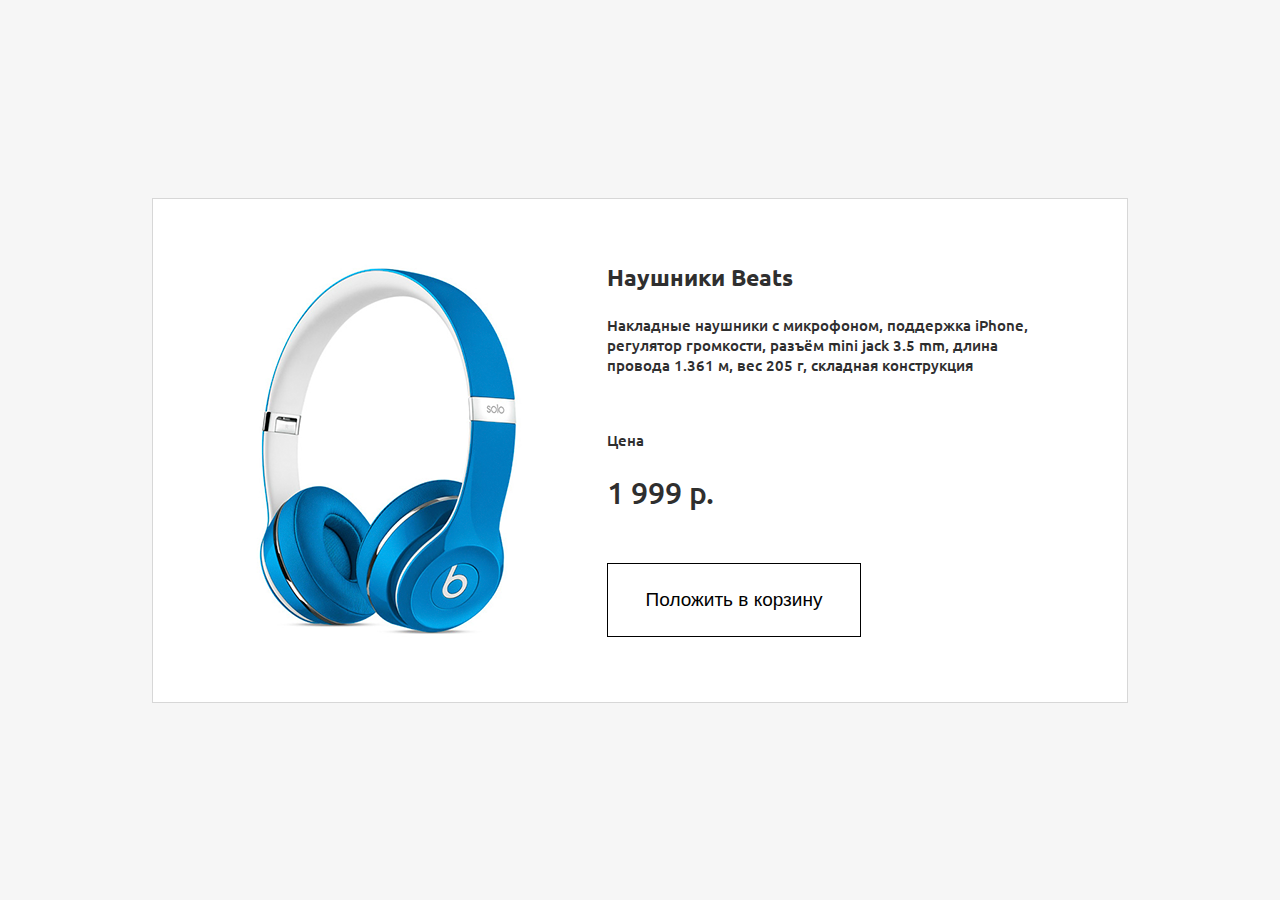
<file: lesson_4/index.html>
<!DOCTYPE html>
<html lang="ru">
<head>
	<meta charset="UTF-8">
	<link rel="stylesheet" href="css/style.css">
	<link href="https://fonts.googleapis.com/css?family=Ubuntu:400,700&amp;subset=cyrillic" rel="stylesheet">
	<title>lesson_4</title>
</head>
<body>
	<section class="header">
		<div class="header_item">
			<img class="img_item" src="img/item.png" alt="картинка">
			<div class="item_info">
				<span class="name_item">Наушники Beats</span>
				<p>Накладные наушники с микрофоном, поддержка iPhone, регулятор громкости, разъём mini jack 3.5 mm, длина провода 1.361 м, вес 205 г, складная конструкция</p>
				<div class="item_price">
					<h6>Цена</h6>
					<span>1 999 р.</span>
				</div>
				<div class="btn">
				<span>Положить в корзину</span>
			</div>
			</div>
		</div>
	</section>
</body>
</html>
</file>
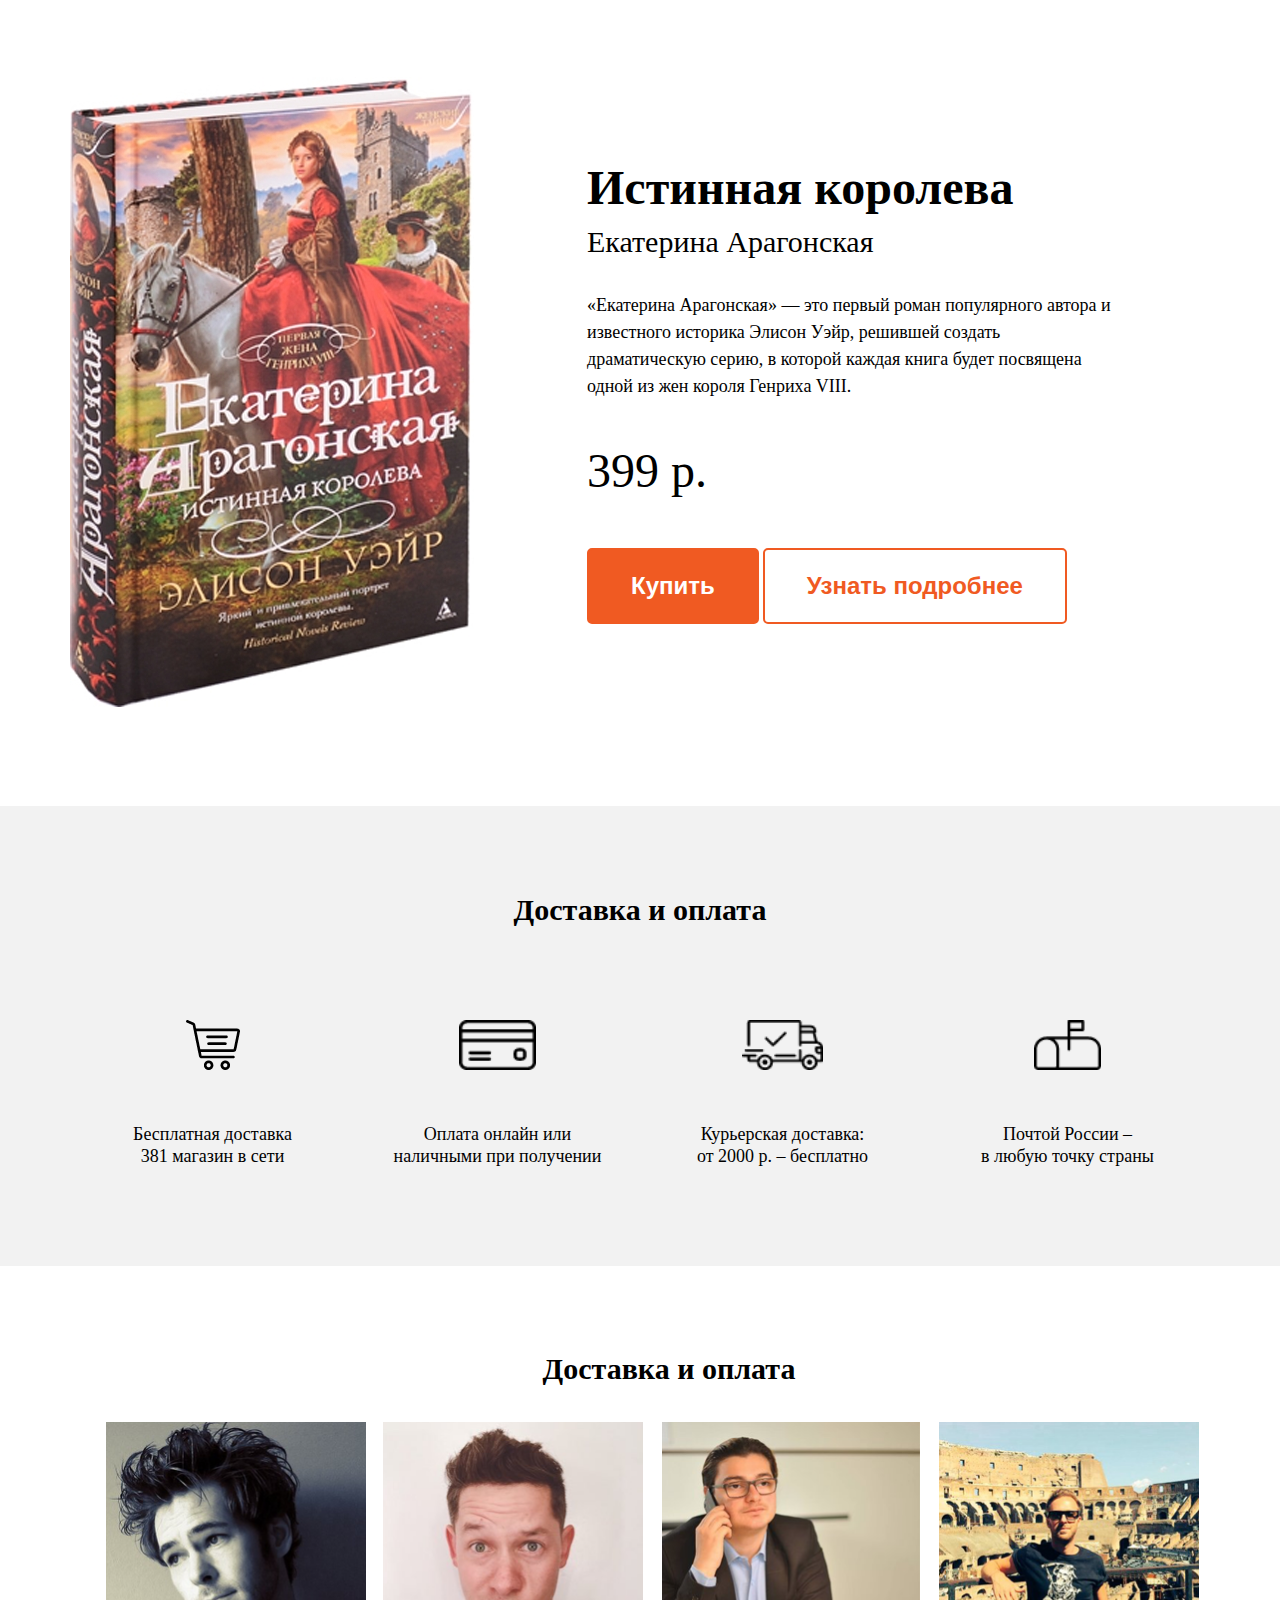
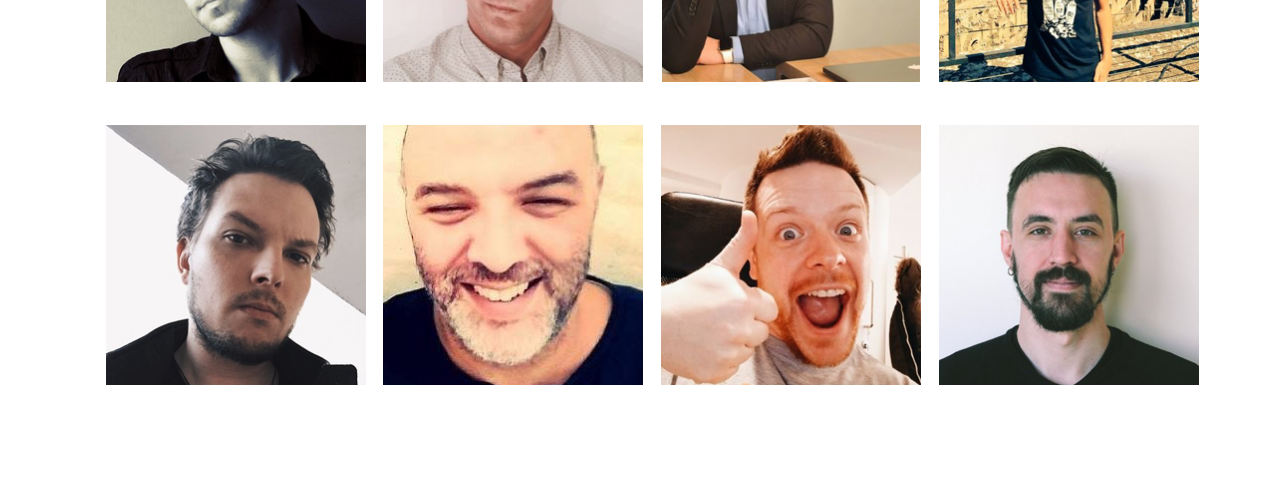
<file: lesson_5/index.html>
<!DOCTYPE html>
<html lang="en">
<head>
	<meta charset="UTF-8">
	<link rel="stylesheet" href="css/reset.css">
	<link rel="stylesheet" href="css/style.css">
	<title>Истинная королева - Екатерина Арагонская</title>
</head>
<body>
	<header class="header">
		<div class="container">
			<div class="header_img">
				<img src="img/header_img.jpg" alt="Книга">
			</div>
			<div class="header_text">

				<h1 class="header_text_title">Истинная королева</h1>
				<div class="header_text_subtitle">Екатерина Арагонская</div>
				<p class="header_text_descr">«Екатерина Арагонская» — это первый роман популярного автора и известного историка Элисон Уэйр, решившей создать драматическую серию, в которой каждая книга будет посвящена одной из жен короля Генриха VIII.</p>

				<div class="header_text_price">399 р.</div>

				<button class="button">Купить</button>
				<button class="button button-o">Узнать подробнее</button>

			</div>
		</div>
	</header>
	<section class="features">
		<div class="container">
	<div class="features_wrap">
				<h2 class="section_title">Доставка и оплата</h2>
			<div class="features_block">
					<img class="features_block_img" src="img/features/Shopping_cart.png" alt="Shopping_cart">
				<div class="features_block_text">Бесплатная доставка<br/> 
381 магазин в сети</div>
			</div>


			<div class="features_block">
					<img class="features_block_img" src="img/features/Credit_card.png" alt="Credit_card.png">
				<div class="features_block_text">Оплата онлайн или<br/>  наличными при получении</div>
			</div>


			<div class="features_block">
				<img class="features_block_img" src="img/features/Shipped_копия_2.png" alt="Shipped_копия_2.png">
				<div class="features_block_text">Курьерская доставка:<br/>  
от 2000 р. – бесплатно</div>
			</div>


		<div class="features_block">
				<img class="features_block_img" src="img/features/Mailbox.png" alt="Mailbox">
				<div class="features_block_text">Почтой России –<br/>  
в любую точку страны</div>
			</div>
	</div>
		</div>

	</section>


	<section class="clients">
		<div class="container">
				<h2 class="clients_section_title">Доставка и оплата</h2>
				<div class="clients_block">
					<img class="clients_block_img" src="img/clients/clients_1.png" alt="clients_1">
				</div>

				<div class="clients_block">
					<img class="clients_block_img" src="img/clients/clients_2.png" alt="clients_2">
				</div>

				<div class="clients_block">
					<img class="clients_block_img" src="img/clients/clients_3.png" alt="clients_3">
				</div>

				<div class="clients_block">
					<img class="clients_block_img" src="img/clients/clients_4.png" alt="clients_4">
				</div>

				<div class="clients_block">
					<img class="clients_block_img" src="img/clients/clients_5.png" alt="clients_5">
				</div>

				<div class="clients_block">
					<img class="clients_block_img" src="img/clients/Слой_6.png" alt="clients_6">
				</div>

				<div class="clients_block">
					<img class="clients_block_img" src="img/clients/Слой_7.png" alt="clients_6">
				</div>

				<div class="clients_block">
					<img class="clients_block_img" src="img/clients/Слой_8.png" alt="clients_6">
				</div>

		</div>
	</section>
</body>
</html>
</file>
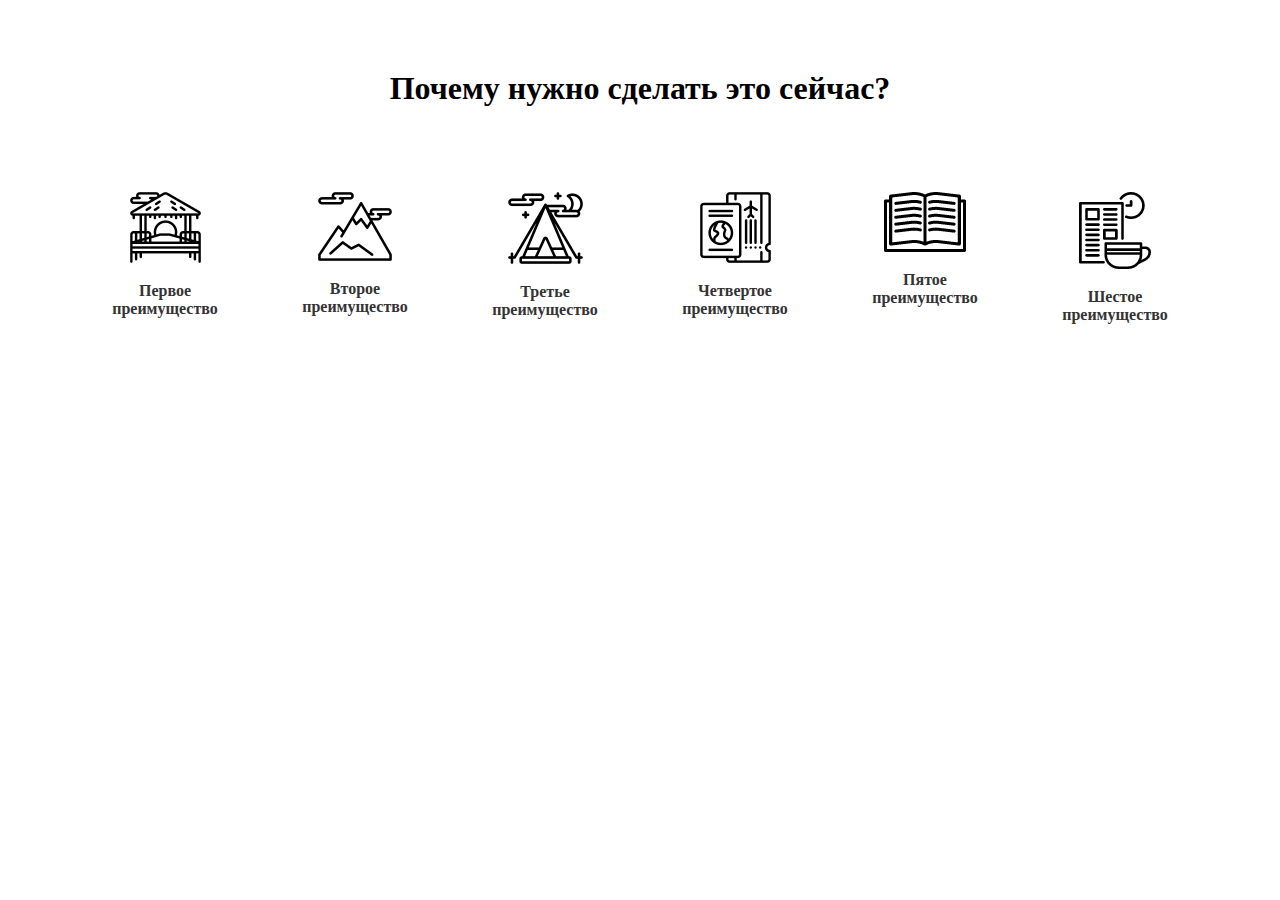
<file: lesson_6/index.html>
<!DOCTYPE html>
<html lang="en">
  <head>
    <meta charset="utf-8">
    <meta name="viewport" content="width=device-width, initial-scale=1, shrink-to-fit=no">
    <meta name="description" content="">
    <meta name="author" content="">
    <link rel="icon" href="../../../../favicon.ico">

    <title>Starter Template for Bootstrap</title>

    <!-- Bootstrap core CSS -->
    <link href="css/bootstrap-grid.min.css" rel="stylesheet">

    <!-- Custom styles for this template -->
    <link href="css/style.css" rel="stylesheet">
  </head>
  <body>
    <div class="container">
      <h1 class="container_title">Почему нужно сделать это сейчас?</h1>
      <div class="row">

        <div class="col-xl col-lg-6 col-md-4 col-sm-12 col-12 icon_1">
          <div class="icon_wrap">
            <img src="img/icon_1.png" alt="icon_1">
          </div>
          <div class="icon_text">Первое<br/> преимущество</div>
        </div>

        <div class="col-xl col-lg-6 col-md-4 col-sm-12 col-12 icon_2">
          <div class="icon_wrap">
            <img src="img/icon_2.png" alt="icon_2">
          </div>
          <div class="icon_text"> Второе<br/> преимущество</div>
        </div>

        <div class="col-xl col-lg-6 col-md-4 col-sm-12 col-12 icon_3">
          <div class="icon_wrap">
            <img src="img/icon_3.png" alt="icon_3">
          </div>
          <div class="icon_text">Третье<br/> преимущество</div>
        </div>

        <div class="col-xl col-lg-6 col-md-4 col-sm-12 col-12 icon_4">
          <div class="icon_wrap">
            <img src="img/icon_4.png" alt="icon_4">
          </div>
          <div class="icon_text">Четвертое преимущество</div>
        </div>

        <div class="col-xl col-lg-6 col-md-4 col-sm-12 col-12 icon_5">
          <div class="icon_wrap">
            <img src="img/icon_5.png" alt="icon_5">
          </div>
          <div class="icon_text">Пятое<br/> преимущество</div>
        </div>

        <div class="col-xl col-lg-6 col-md-4 col-sm-12 col-12 icon_6">
          <div class="icon_wrap">
            <img src="img/Forma_1.png" alt="icon_6">
          </div>
          <div class="icon_text">Шестое<br/> преимущество</div>
        </div>
      </div>
</div>
  </body>
</html>
</file>
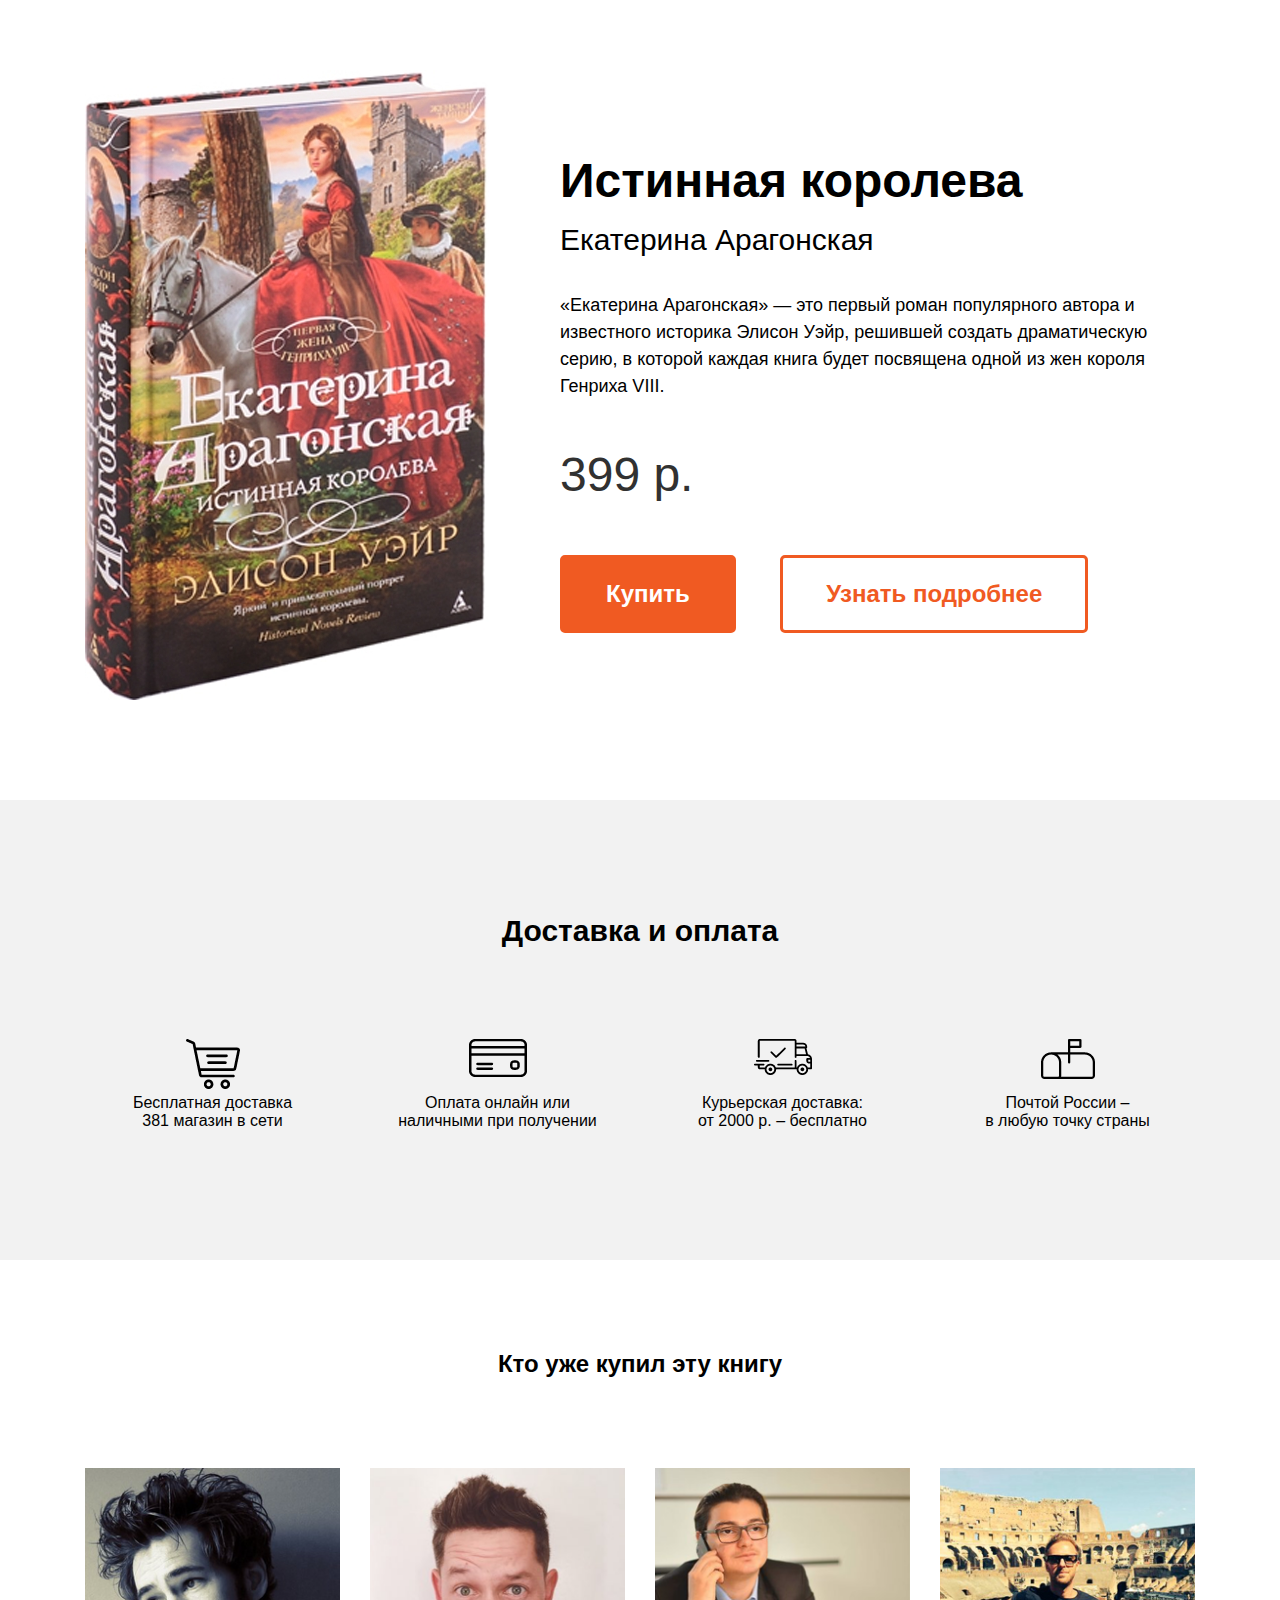
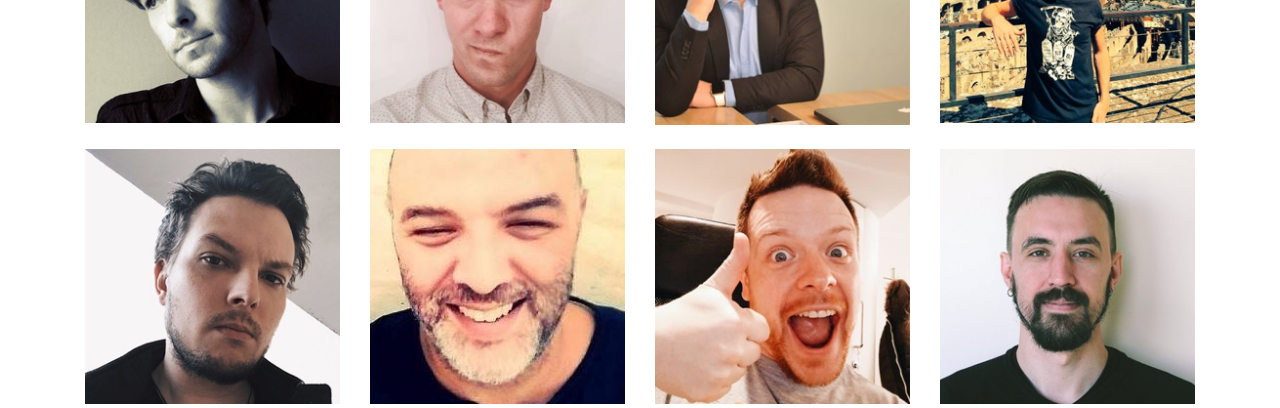
<file: lesson_7/index.html>
<!DOCTYPE html>
<html lang="en">
  <head>
    <meta charset="utf-8">
    <meta name="viewport" content="width=device-width, initial-scale=1, shrink-to-fit=no">
    <meta name="description" content="">
    <meta name="author" content="">
    <link rel="icon" href="../../../../favicon.ico">

    <title>Books</title>

    <!-- Bootstrap core CSS -->
    <link href="css/bootstrap-grid.min.css" rel="stylesheet">

    <!-- Custom styles for this template -->
    <link href="css/style.css" rel="stylesheet">
  </head>
  <body>
    <header class="header">
      <div class="container">
      <div class="row align-items-center">
        <div class="col-12 col-lg-5">
          <img src="img/header_logo.jpg">
        </div>
        <div class="col-12 col-lg-7">
          <div class="header_text">
            <h1 class="header_text_title">Истинная королева</h1>
            <div class="header_text_subtitle">Екатерина Арагонская</div>
            <p class="header_text_descr">«Екатерина Арагонская» — это первый роман популярного автора и известного историка Элисон Уэйр, решившей создать драматическую серию, в которой каждая книга будет посвящена одной из жен короля Генриха VIII.</p>
            <div class="header_price">399 р.</div>
            <div class="header_text_buttons">
              <button class="button">Купить</button>
              <button class="button button-o">Узнать подробнее</button>
            </div>
          </div>
        </div>
      </div>
    </div>
    </header>
    <section class="features">
      <div class="container">
        <h2 class="section_title">Доставка и оплата</h2>
        <div class="row">
          <div class="col-12 col-sm-6 col-lg-3">

            <div class="features_img">
              <img src="img/features/Shopping_cart.png" alt="Shopping_cart">
            </div>
            <div class="features_text">
              Бесплатная доставка<br/>381 магазин в сети
            </div>
          </div>

          <div class="col-12 col-sm-6 col-lg-3">
             <div class="features_img">
              <img src="img/features/Credit_card.png" alt="Credit_card">
            </div>
            <div class="features_text">
             Оплата онлайн или<br/>наличными при получении
            </div>
          </div>

          <div class="col-12 col-sm-6 col-lg-3">
             <div class="features_img">
              <img src="img/features/Shipped_копия_2.png" alt="Shipped">
            </div>
            <div class="features_text">
             Курьерская доставка:<br/>от 2000 р. – бесплатно
            </div>
          </div>

          <div class="col-12 col-sm-6 col-lg-3">
             <div class="features_img">
              <img src="img/features/Mailbox.png" alt="Mailbox">
            </div>
            <div class="features_text">
             Почтой России –<br/>в любую точку страны
            </div>
          </div>

        </div>
      </div>
    </section>
    <section class="clients">
      <div class="container">
        <h2 class="clients_title">Кто уже купил эту книгу</h2>
        <div class=" row justify-content-center">
          <div class="col-auto col-md-5 col-xl-3">
            <div class="clients_img">
              <img src="img/clients/clients_1.png" alt="clients_1">
            </div>
          </div>
           <div class="col-auto col-md-5 col-xl-3">
            <div class="clients_img">
              <img src="img/clients/clients_2.png" alt="clients_2">
            </div>
          </div>
           <div class="col-auto col-md-5 col-xl-3">
            <div class="clients_img">
              <img src="img/clients/clients_3.png" alt="clients_3">
            </div>
          </div>
           <div class="col-auto col-md-5 col-xl-3">
            <div class="clients_img">
              <img src="img/clients/clients_4.png" alt="clients_4">
            </div>
          </div>
            <div class="col-auto col-md-5 col-xl-3">
            <div class="clients_img">
              <img src="img/clients/clients_5.png" alt="clients_5">
            </div>
          </div>
           <div class="col-auto col-md-5 col-xl-3">
            <div class="clients_img">
              <img src="img/clients/Слой_6.png" alt="clients_6">
            </div>
          </div>
           <div class="col-auto col-md-5 col-xl-3">
            <div class="clients_img">
              <img src="img/clients/Слой_7.png" alt="clients_7">
            </div>
          </div>
           <div class="col-auto col-md-5 col-xl-3">
            <div class="clients_img">
              <img src="img/clients/Слой_8.png" alt="clients_8">
            </div>
          </div>
        </div>
      </div>
    </section>
  </body>
</html>
</file>
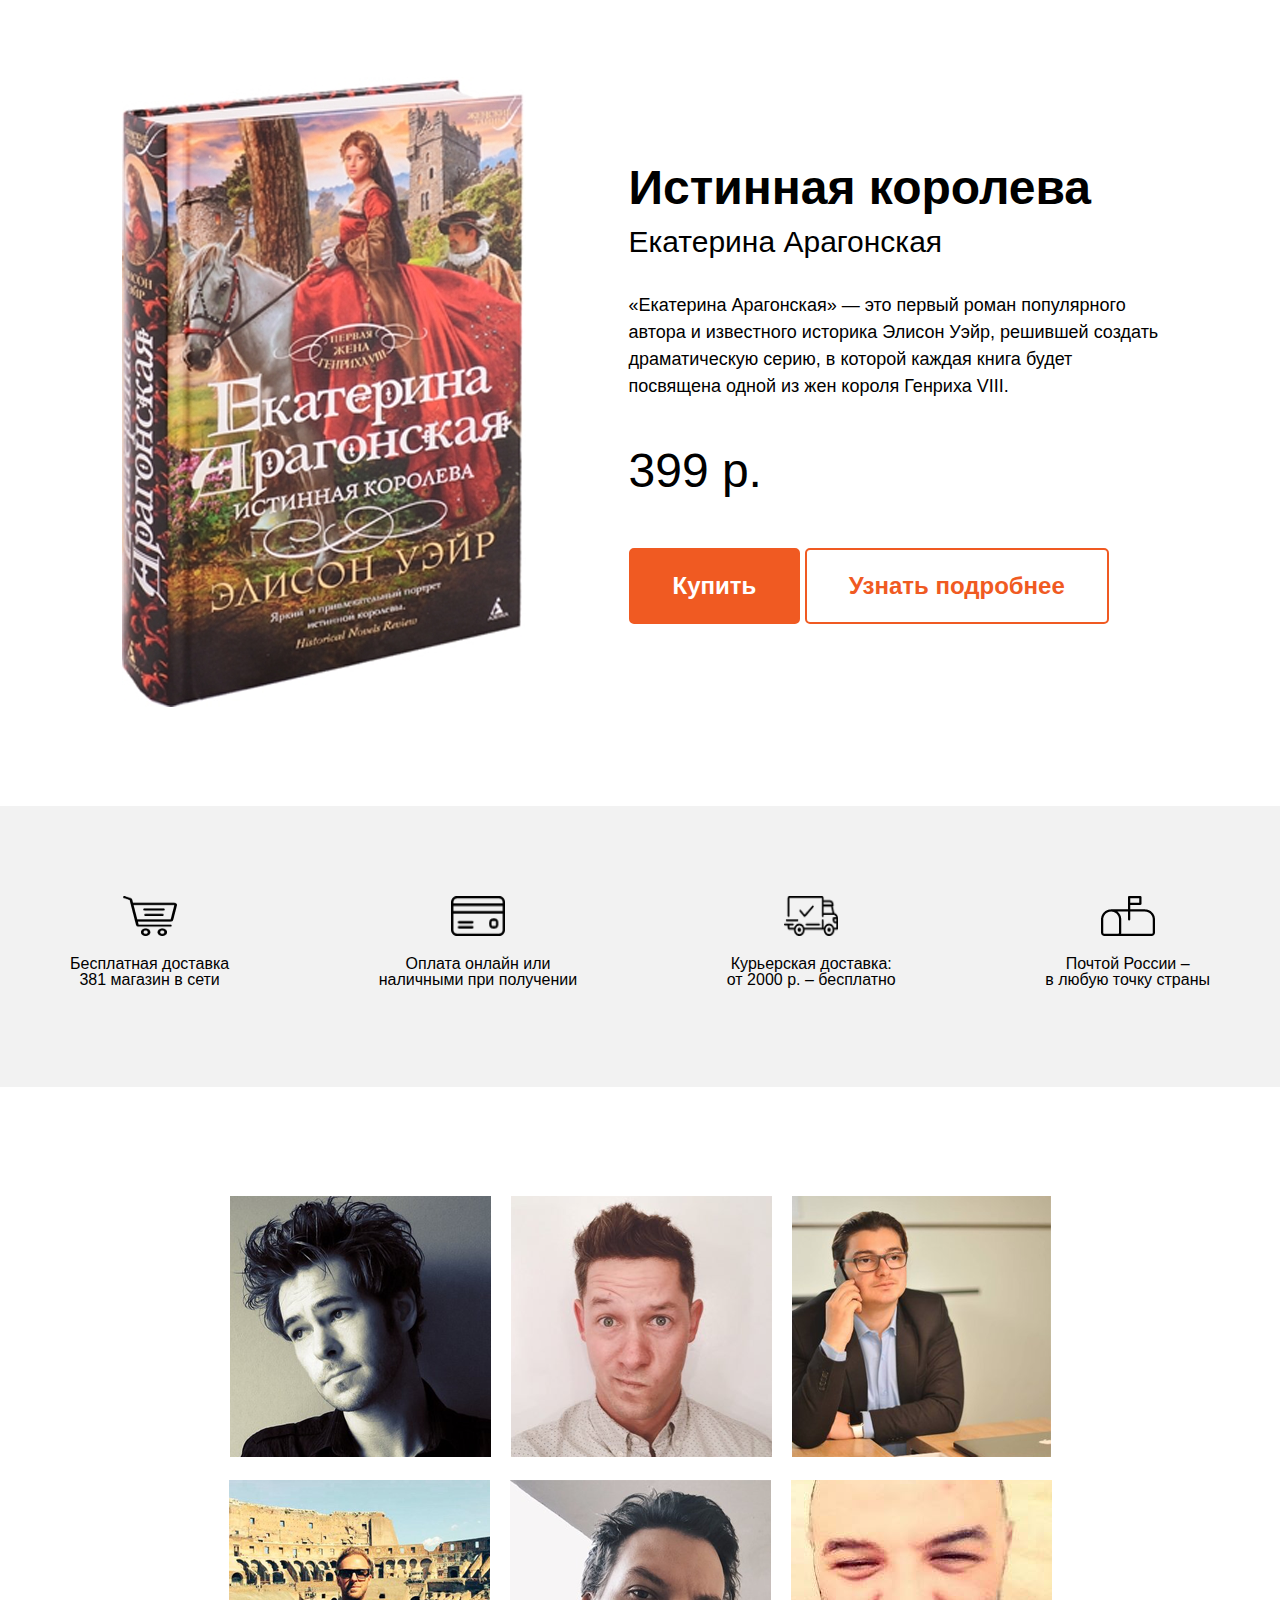
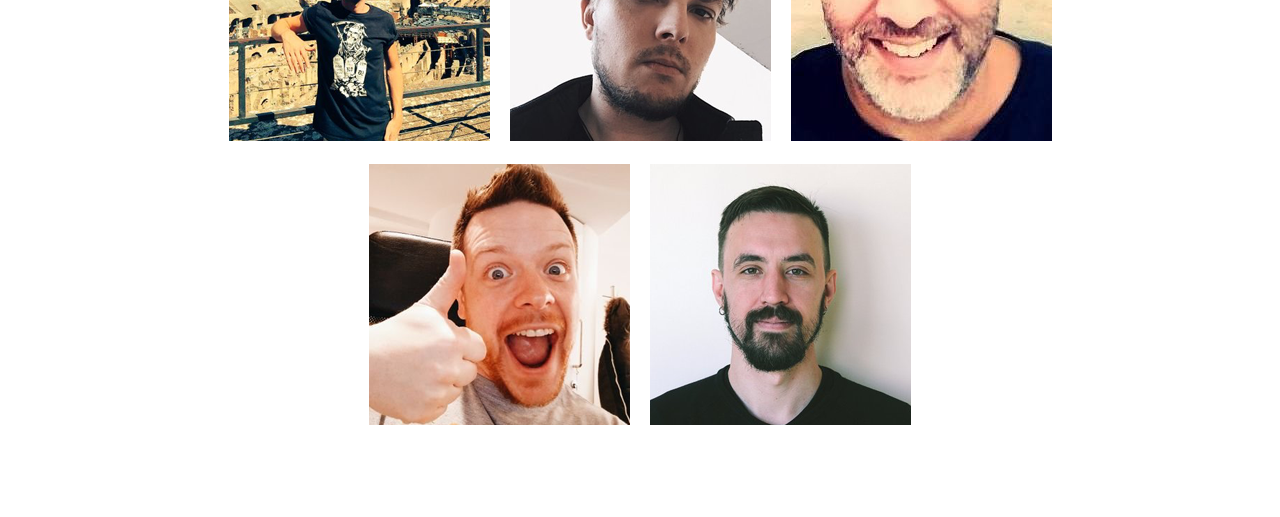
<file: lesson_9/index.html>
<!DOCTYPE html>
<html lang="en">
<head>
	<meta charset="UTF-8">
	<link rel="stylesheet" href="css/reset.css">
	<link rel="stylesheet" href="css/style.css">
	<title>Истинная королева - Екатерина Арагонская</title>
</head>
<body>
	<header class="header">
		<div class="header_container">
			<div class="header_img">
				<img src="img/header_img.jpg" alt="Книга">
			</div>
			<div class="header_text">

				<h1 class="header_text_title">Истинная королева</h1>
				<div class="header_text_subtitle">Екатерина Арагонская</div>
				<p class="header_text_descr">«Екатерина Арагонская» — это первый роман популярного автора и известного историка Элисон Уэйр, решившей создать драматическую серию, в которой каждая книга будет посвящена одной из жен короля Генриха VIII.</p>

				<div class="header_text_price">399 р.</div>

				<button class="button">Купить</button>
				<button class="button button-o">Узнать подробнее</button>

			</div>
		</div>
	</header>
	<section class="features">
		<div class="features_container">
			<div class="features_block">
					<img class="features_block_img" src="img/features/Shopping_cart.png" alt="Shopping_cart">
				<div class="features_block_text">Бесплатная доставка<br/>381 магазин в сети</div>
			</div>


			<div class="features_block">
					<img class="features_block_img" src="img/features/Credit_card.png" alt="Credit_card.png">
				<div class="features_block_text">Оплата онлайн или<br/> наличными при получении</div>
			</div>


			<div class="features_block">
				<img class="features_block_img" src="img/features/Shipped_копия_2.png" alt="Shipped_копия_2.png">
				<div class="features_block_text">Курьерская доставка:<br/>от 2000 р. – бесплатно</div>
			</div>


		<div class="features_block">
				<img class="features_block_img" src="img/features/Mailbox.png" alt="Mailbox">
				<div class="features_block_text">Почтой России –<br/>в любую точку страны</div>
			</div>
		</div>

	</section>


	<section class="clients">
		<div class="clients_container">
				<div class="clients_block">
					<img class="clients_block_img" src="img/clients/clients_1.png" alt="clients_1">
				</div>

				<div class="clients_block">
					<img class="clients_block_img" src="img/clients/clients_2.png" alt="clients_2">
				</div>

				<div class="clients_block">
					<img class="clients_block_img" src="img/clients/clients_3.png" alt="clients_3">
				</div>

				<div class="clients_block">
					<img class="clients_block_img" src="img/clients/clients_4.png" alt="clients_4">
				</div>

				<div class="clients_block">
					<img class="clients_block_img" src="img/clients/clients_5.png" alt="clients_5">
				</div>

				<div class="clients_block">
					<img class="clients_block_img" src="img/clients/Слой_6.png" alt="clients_6">
				</div>

				<div class="clients_block">
					<img class="clients_block_img" src="img/clients/Слой_7.png" alt="clients_6">
				</div>

				<div class="clients_block">
					<img class="clients_block_img" src="img/clients/Слой_8.png" alt="clients_6">
				</div>

		</div>
	</section>
</body>
</html>
</file>
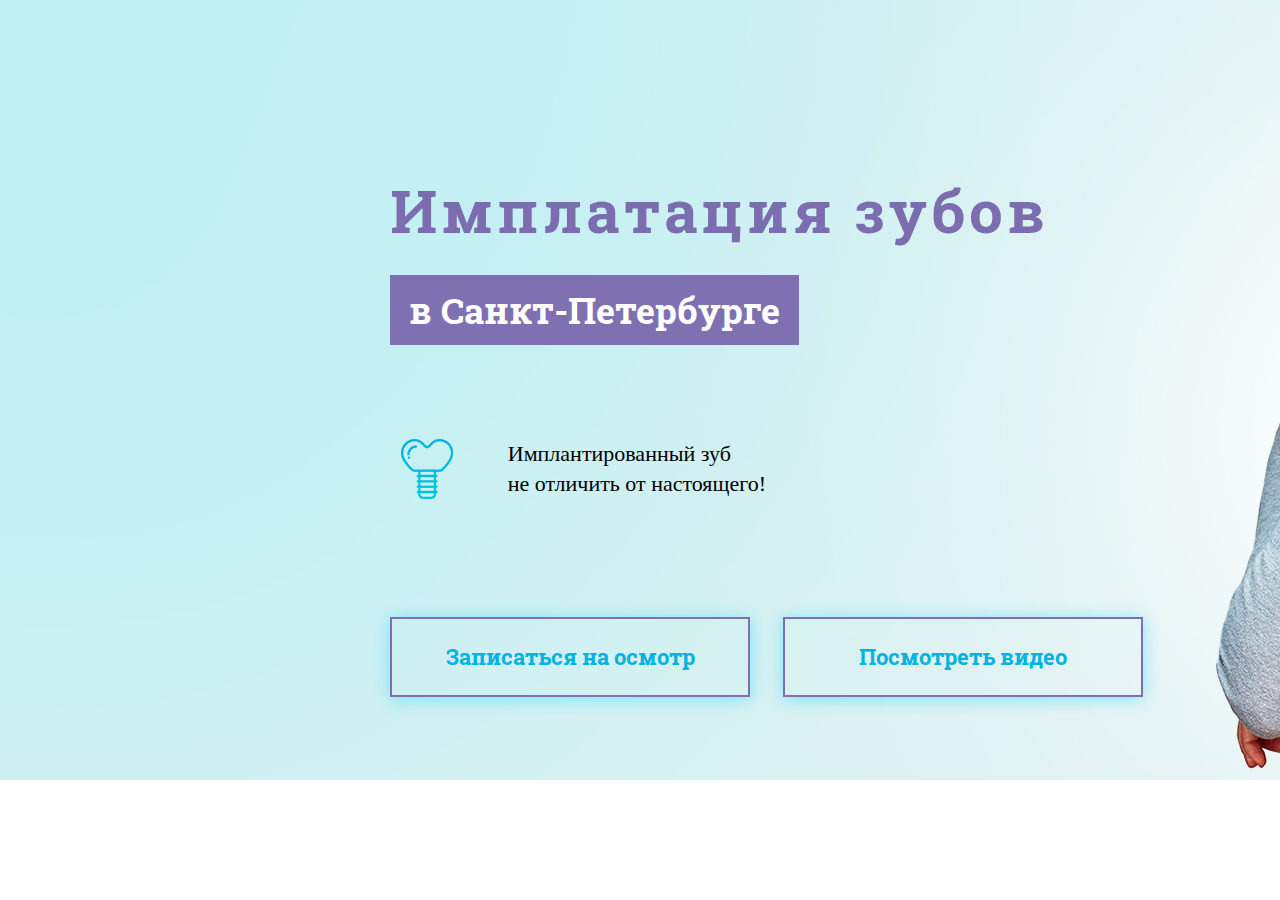
<file: lesson_src_10/index.html>
<!DOCTYPE html>
<html lang="en">
<head>
    <meta charset="UTF-8">
    <meta name="viewport" content="width=device-width, initial-scale=1.0">
    <meta http-equiv="X-UA-Compatible" content="ie=edge">
    <title>Books</title>
    <link rel="stylesheet" href="css/style.css">
    <link href="https://fonts.googleapis.com/css?family=Roboto+Slab" rel="stylesheet">
</head>
<body>
    <header class="header">
        <div class="header_block">
            <div class="header_info">
                <h1>Имплатация зубов</h1>
                <div class="header_info_city">
                    <p class="header_info_city_text">в Санкт-Петербурге</p>
                </div>
                <div class="header_info_logo">
                    <img src="img/header_tooth.png" alt="tooth" class="tooth">
                    <div class="header_info_logo_text">
                            Имплантированный зуб<br/>
                            не отличить от настоящего!
                    </div>
                </div>
                <button class="button">Записаться на осмотр</button>
                <button class="button-o">Посмотреть видео</button>
            </div>
        </div>
    </header>
</body>
</html>
</file>
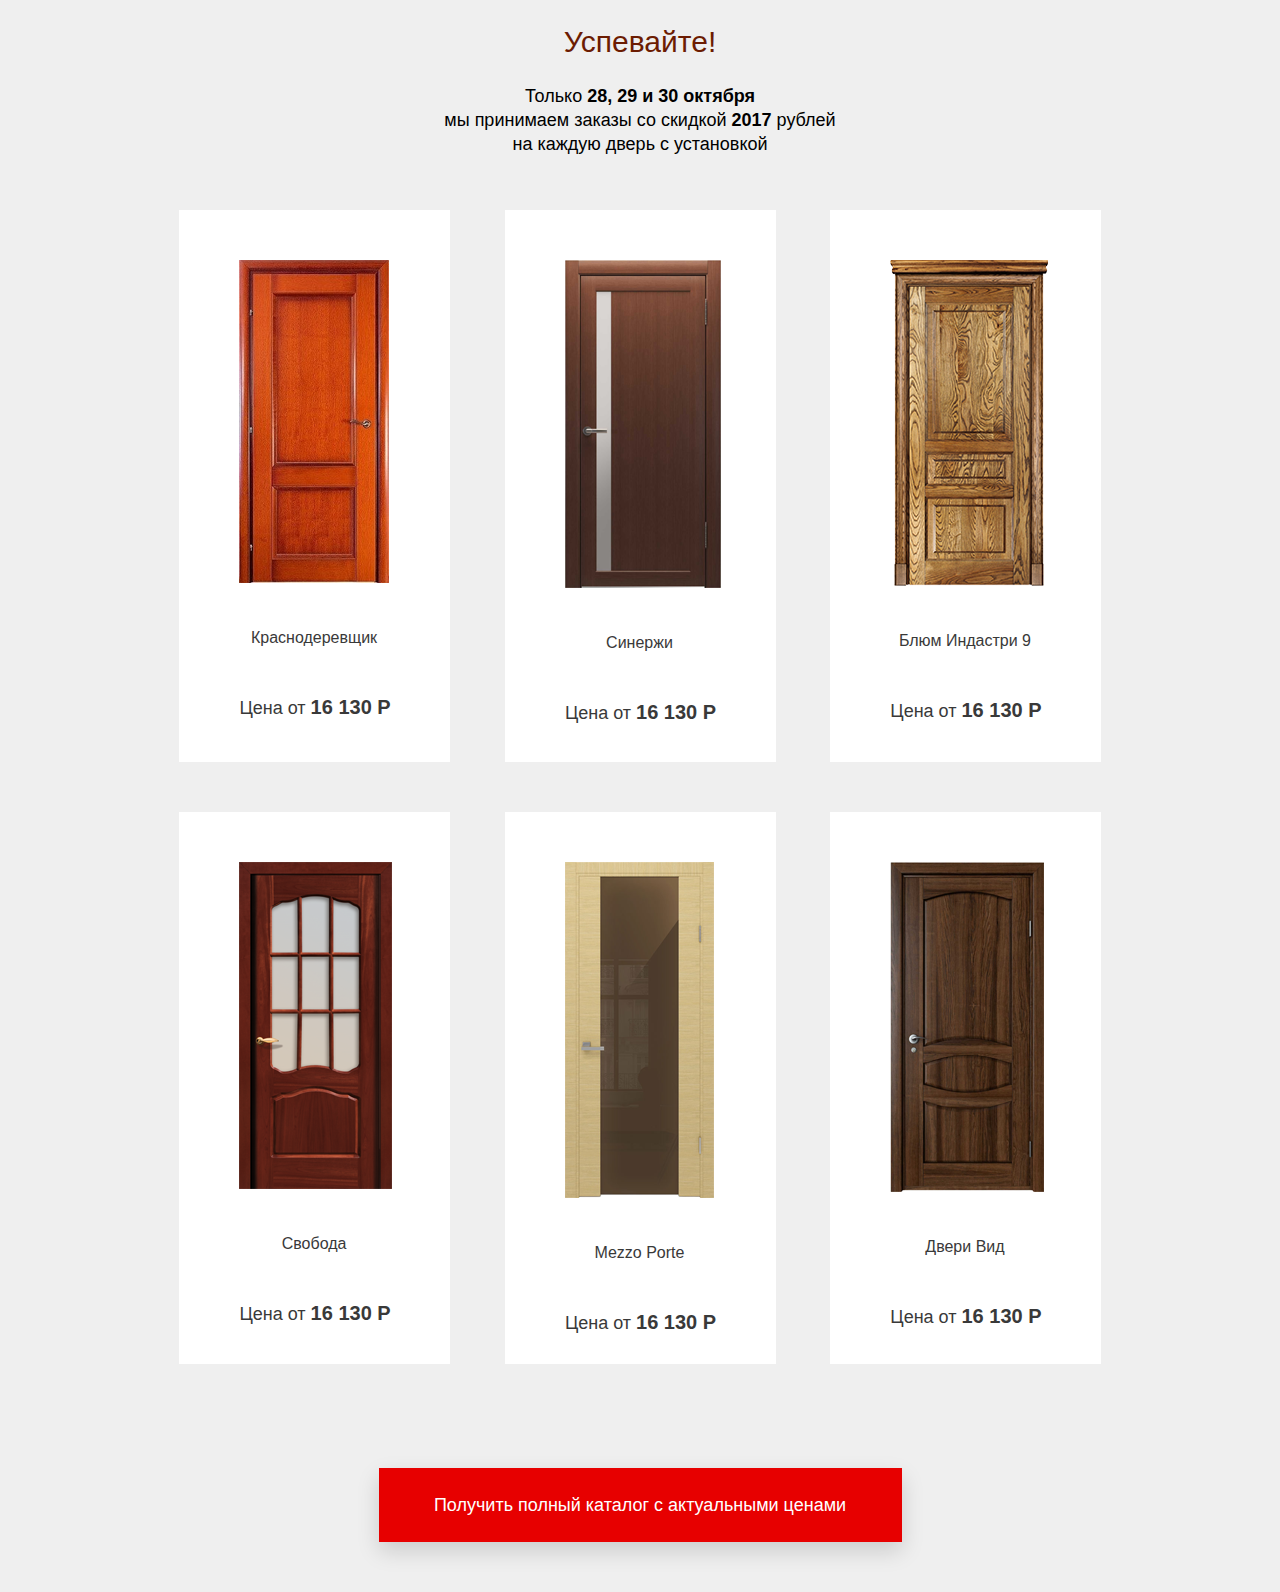
<file: lesson_src_11/index.html>
<!DOCTYPE html>
<html lang="en">
<head>
    <meta charset="UTF-8">
    <meta name="viewport" content="width=device-width, initial-scale=1.0">
    <meta http-equiv="X-UA-Compatible" content="ie=edge">
    <title>lesson_12</title>
    <link rel="stylesheet" href="css/style.css">
</head>
<body>
    <header class="header">
        <div class="header_wrap">
            <h1 class="header_title">Успевайте!</h1>
            <div class="header_text">Только <b>28, 29 и 30 октября</b><br/> 
            мы принимаем заказы со скидкой <b>2017</b> рублей<br/> 
            на каждую дверь с установкой</div>
        </div>
    </header>
    <section class="door">
        <div class="door_block1">
            <div class="door_block1_wrap">
                <img src="img/door_1.png" alt="door_1">
                <div class="door_name">Краснодеревщик</div>
                <div class="door_price">Цена от <span class="price">16 130 Р</span></div>
            </div>
        </div>
        <div class="door_block1">
            <div class="door_block1_wrap">
                <img src="img/door_2.png" alt="door_2">
                <div class="door_name">Синержи</div>
                <div class="door_price">Цена от <span class="price">16 130 Р</span></div>
            </div>
        </div>
        <div class="door_block1">
            <div class="door_block1_wrap">
                <img src="img/door_3.png" alt="door_3">
                <div class="door_name">Блюм Индастри 9</div>
                <div class="door_price">Цена от <span class="price">16 130 Р</span></div>
            </div>
        </div>
        <div class="door_block1">
            <div class="door_block1_wrap">
                <img src="img/door_4.png" alt="door_4">
                <div class="door_name">Свобода</div>
                <div class="door_price">Цена от <span class="price">16 130 Р</span></div>
            </div>
        </div>
        <div class="door_block1">
            <div class="door_block1_wrap">
                <img src="img/door_5.png" alt="door_5">
                <div class="door_name">Mezzo Porte</div>
                <div class="door_price">Цена от <span class="price">16 130 Р</span></div>
            </div>
        </div>
        <div class="door_block1">
            <div class="door_block1_wrap">
                <img src="img/door_6.png" alt="door_6">
                <div class="door_name">Двери Вид</div>
                <div class="door_price">Цена от <span class="price">16 130 Р</span></div>
            </div>
        </div>
    </section>
    <section class="footer">
        <div class="footer_wrap">
            <a href="#" class="footer_title">Получить полный каталог с актуальными ценами</a>
        </div>
    </section>
</body>
</html>
</file>
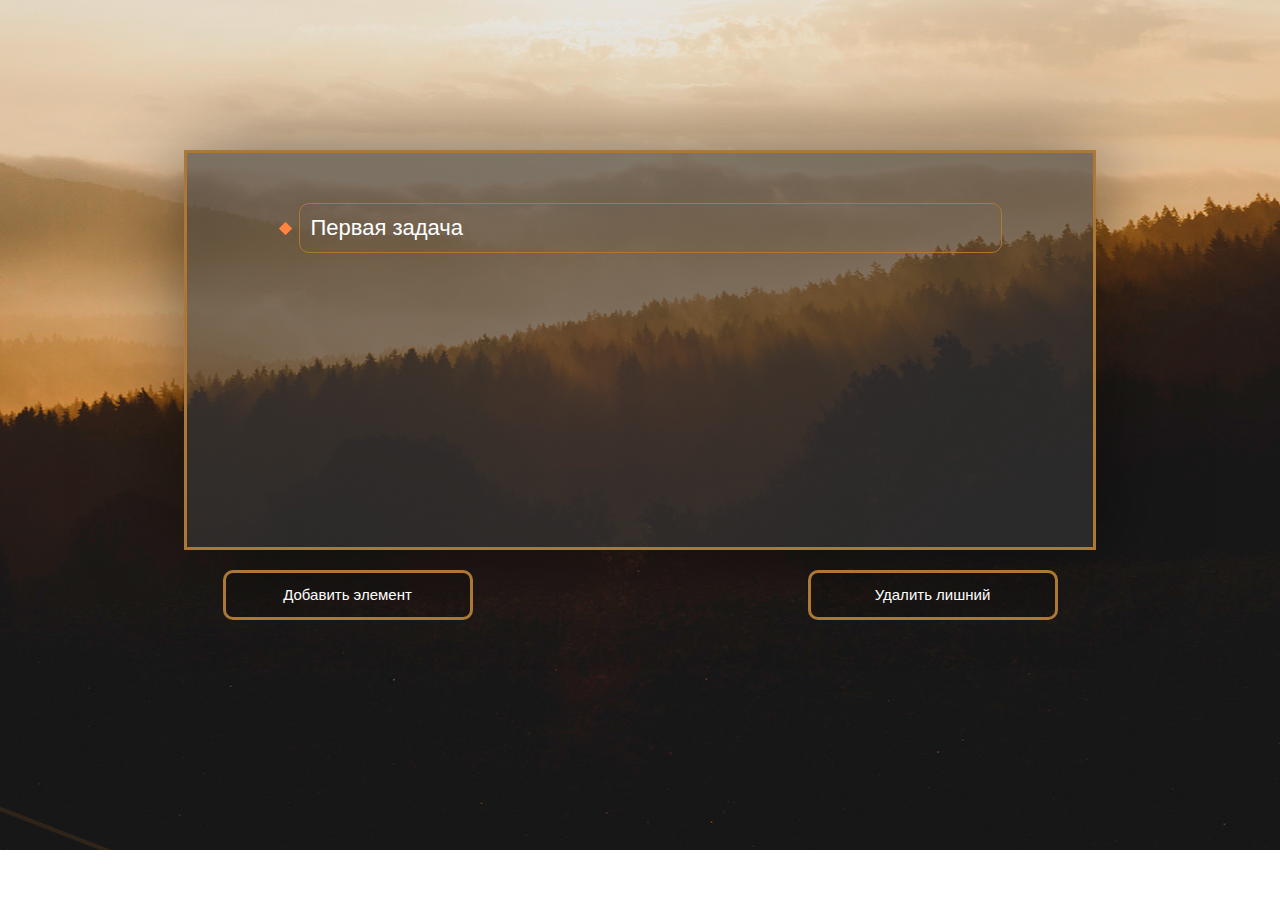
<file: lesson_src_15/index.html>
<!DOCTYPE html>
<html lang="ru">
  <head>
    <meta charset="utf-8">
    <meta http-equiv="X-UA-Compatible" content="IE=edge">
    <meta name="viewport" content="width=device-width, initial-scale=1">
   	<title>JS</title>
  </head>
  <body>
	<div class="main" id="main">
	<div class="container">
		<div class="main_field">
			<ul id="list">
				<li class="item">Первая задача</li>

			</ul>

		</div>
		<div class="row">
			<div class="col-md-6 ">
				<button class="main_btn center-block" id="btn1">
					Добавить элемент
				</button>
			</div>
			<div class="col-md-6 ">
				<button class="main_btn center-block" id="btn2">
					Удалить лишний
				</button>
			</div>
		</div>
	</div>
	</div>
	

	<div class="popup">
		<div class="close">&times</div>
		<p>Все дела на сегодня выполнены!</p>
	</div>
	<link rel="stylesheet" href="style.css">
	<link rel="stylesheet" href="bootstrap.min.css">
	<script src="script.js"></script>
  </body>
</html>
</file>
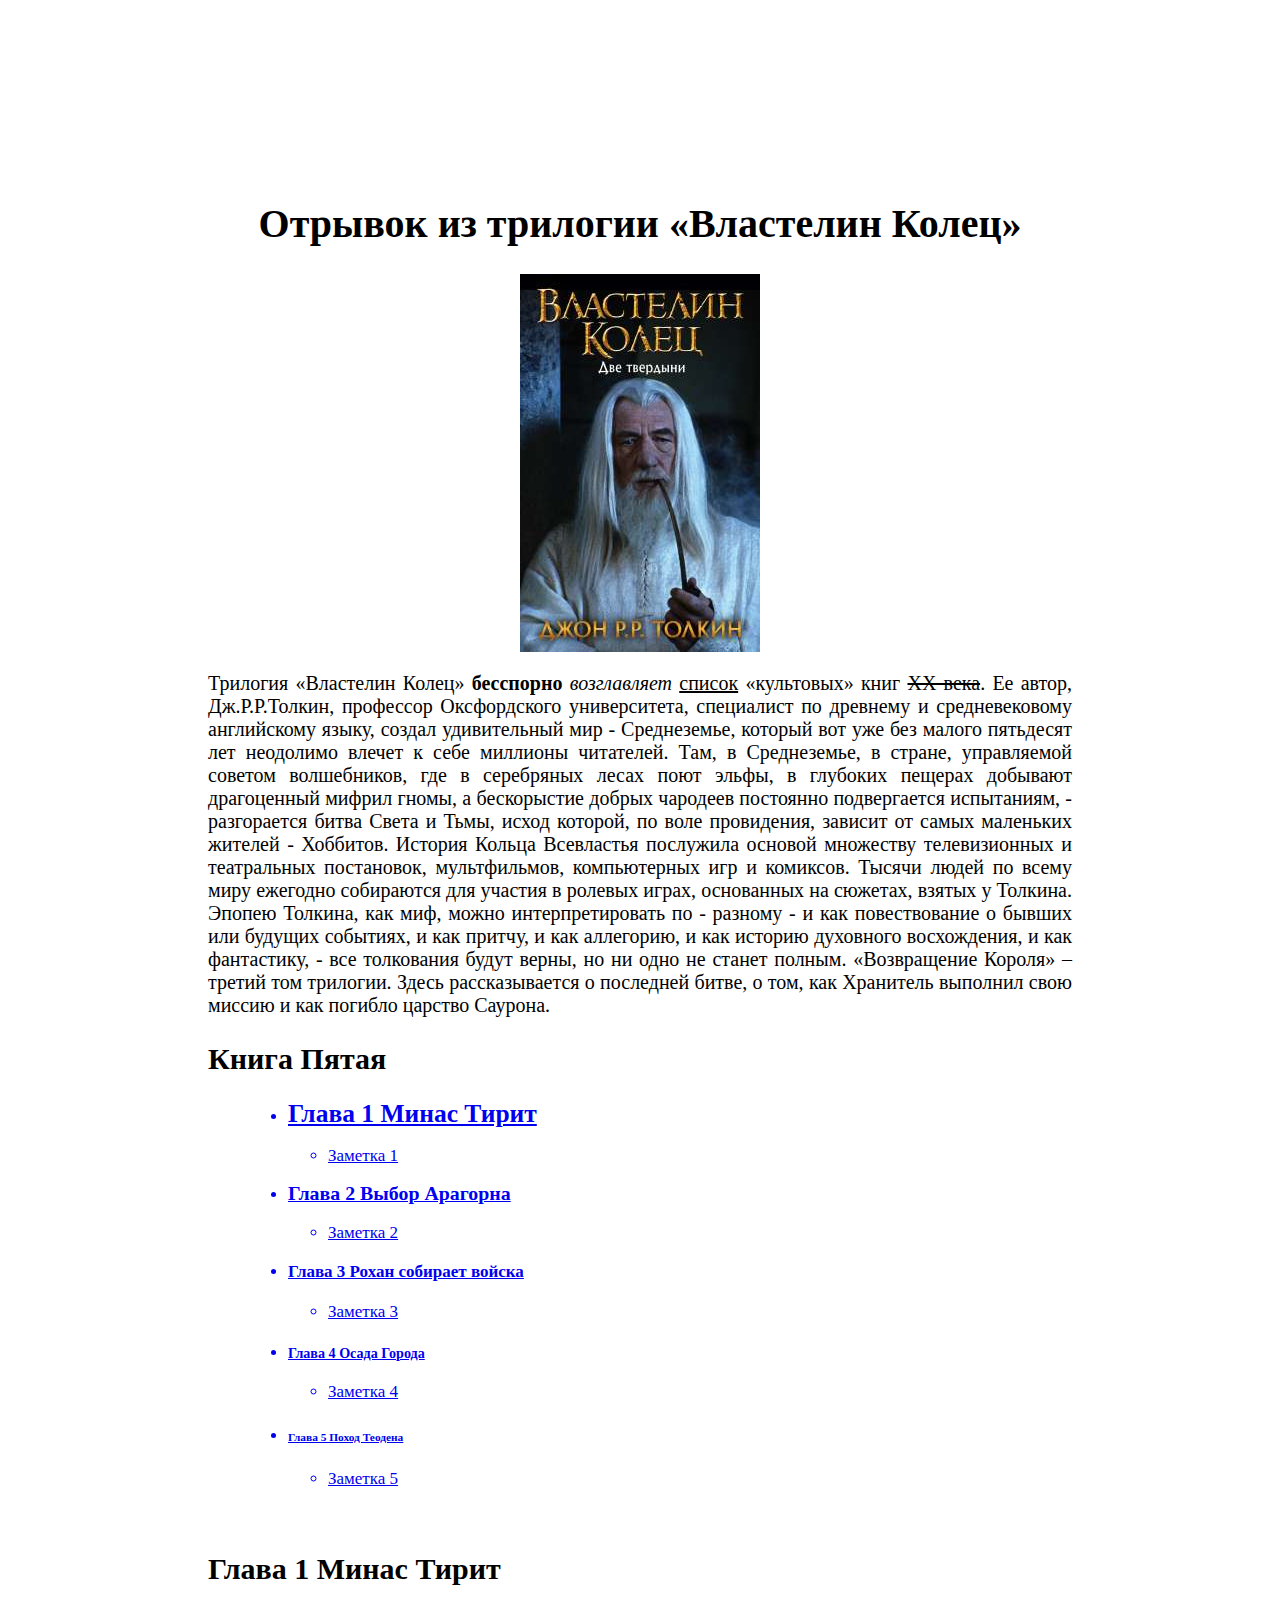
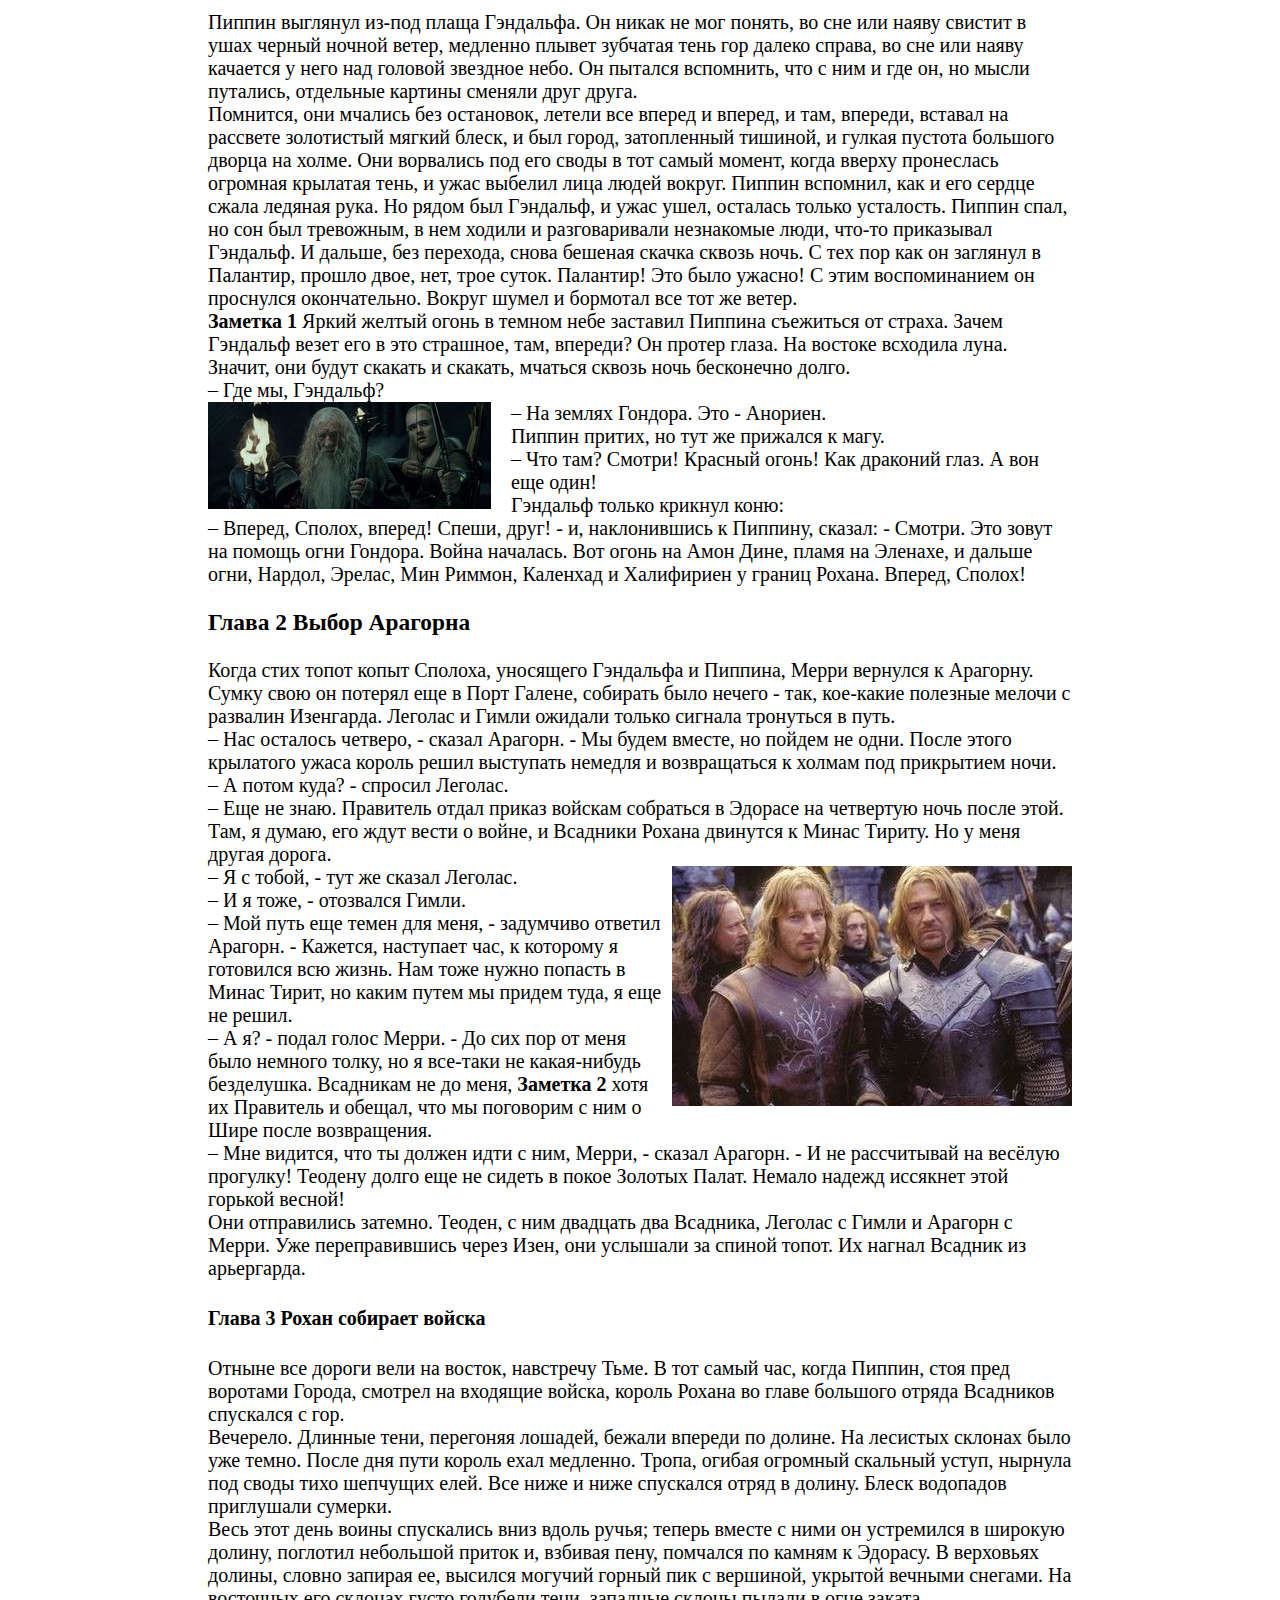
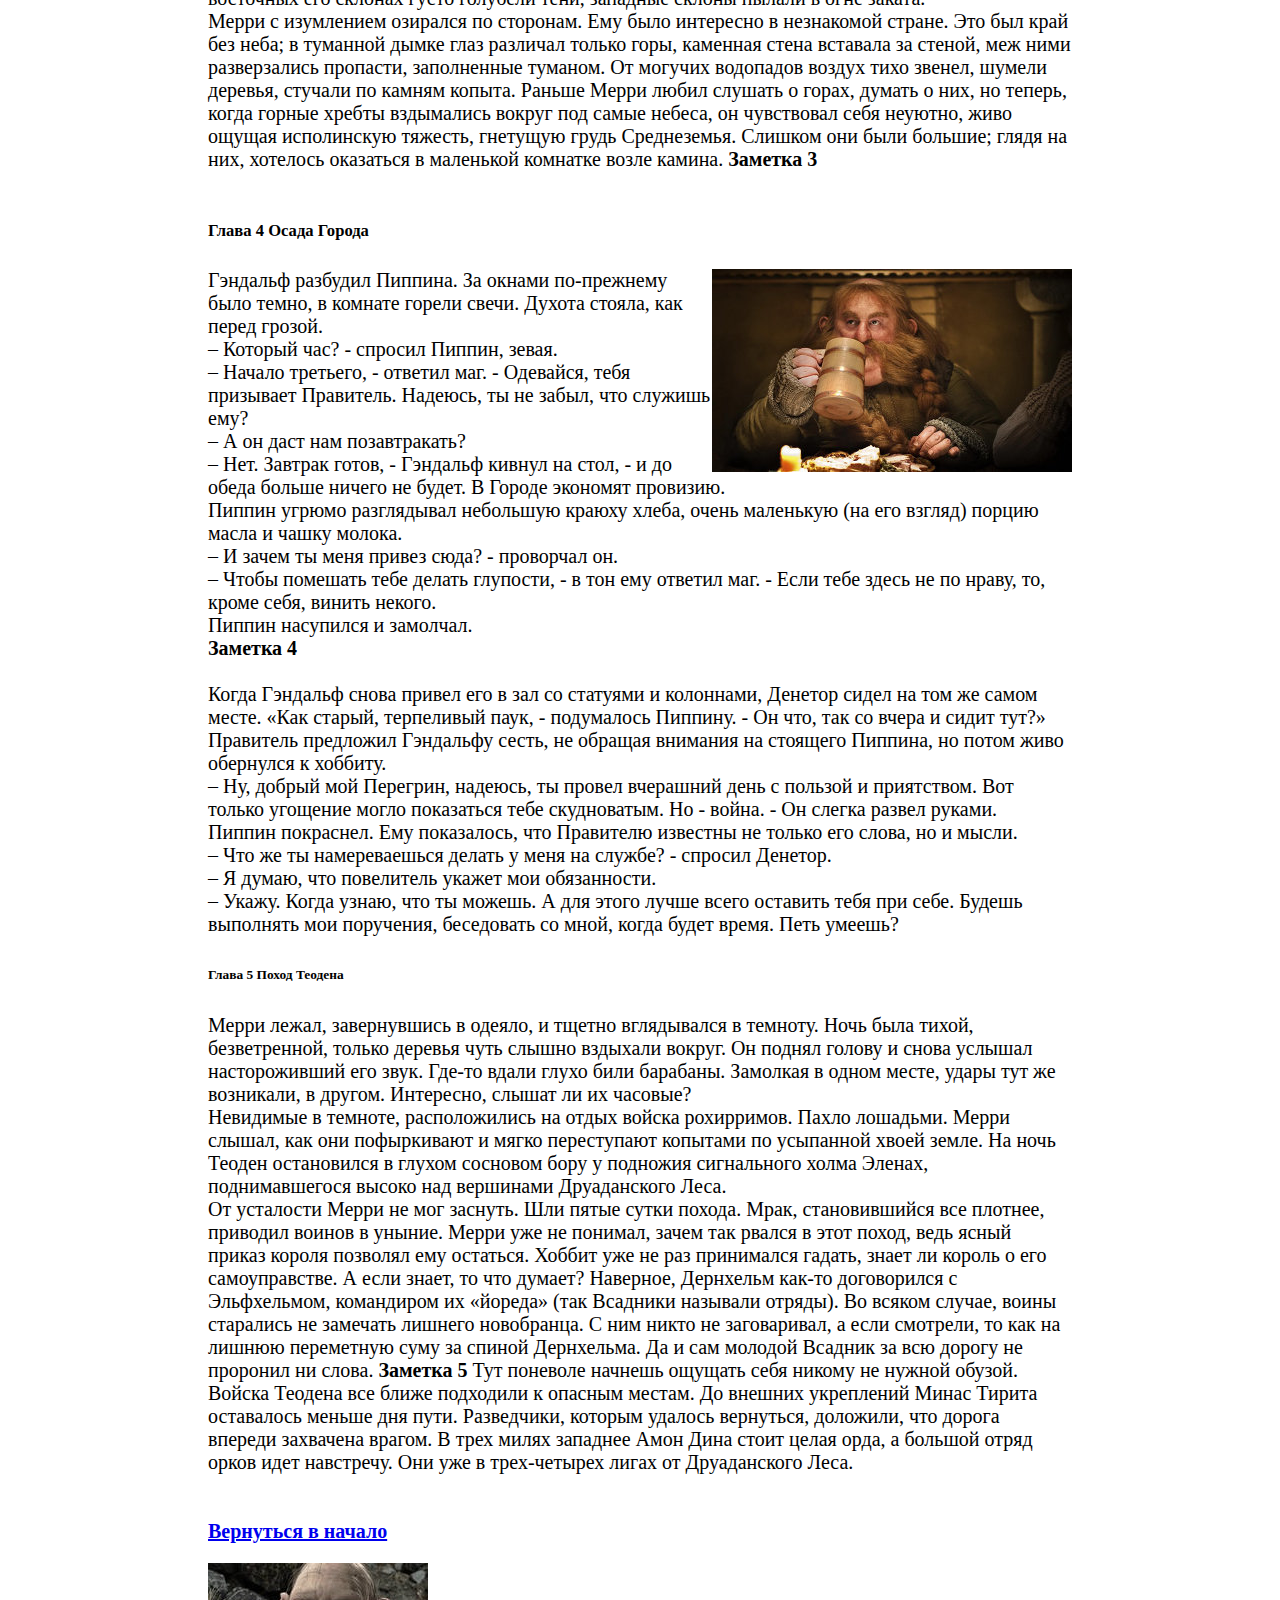
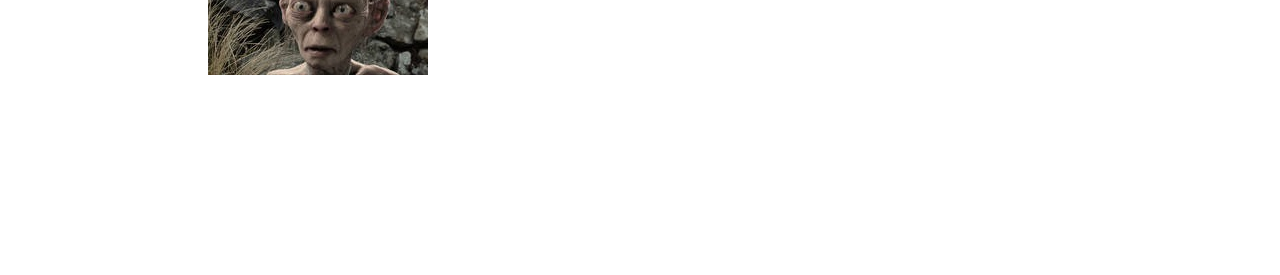
<file: lesson_2/src/index.html>
<!DOCTYPE html>
<html lang="en">
<head>
	<meta charset="UTF-8">
		<title>trubkinalex.ru</title>
		<link rel="stylesheet" href="css/style.css" type="text/css"/>
</head>
<body>
	<div class="text">
		<h1  id="site_title">Отрывок из трилогии «Властелин Колец»</h1>
			<img class="text_img1"src="img/logo.jpg" alt="Картинка">
			<p>Трилогия «Властелин Колец» <strong>бесспорно</strong> <i>возглавляет</i> <u>список</u> «культовых» книг <s>XX века</s>. Ее автор, Дж.Р.Р.Толкин, профессор Оксфордского университета, специалист по древнему и средневековому английскому языку, создал удивительный мир - Среднеземье, который вот уже без малого пятьдесят лет неодолимо влечет к себе миллионы читателей. Там, в Среднеземье, в стране, управляемой советом волшебников, где в серебряных лесах поют эльфы, в глубоких пещерах добывают драгоценный мифрил гномы, а бескорыстие добрых чародеев постоянно подвергается испытаниям, - разгорается битва Света и Тьмы, исход которой, по воле провидения, зависит от самых маленьких жителей - Хоббитов. История Кольца Всевластья послужила основой множеству телевизионных и театральных постановок, мультфильмов, компьютерных игр и комиксов. Тысячи людей по всему миру ежегодно собираются для участия в ролевых играх, основанных на сюжетах, взятых у Толкина. Эпопею Толкина, как миф, можно интерпретировать по - разному - и как повествование о бывших или будущих событиях, и как притчу, и как аллегорию, и как историю духовного восхождения, и как фантастику, - все толкования будут верны, но ни одно не станет полным. «Возвращение Короля» – третий том трилогии. Здесь рассказывается о последней битве, о том, как Хранитель выполнил свою миссию и как погибло царство Саурона. <br/>

					<h2>Книга Пятая</h2>
				<ul>
						<ul type="disc">
							<a href="#chapter1"><li><h2>Глава 1 Минас Тирит</h2></li></a>
								<ul type="circle">
										<a href="#note1"><li>Заметка 1</li></a>
								</ul>
						</ul>
						<ul type="disc">
							<a href="#chapter2"><li><h3>Глава 2 Выбор Арагорна</h3></li></a>
								<ul type="circle">
										<a href="#note2"><li>Заметка 2</li></a>
								</ul>
						</ul>
						<ul type="disc">
							<a href="#chapter3"><li><h4>Глава 3 Рохан собирает войска</h4></li></a>
								<ul type="circle">
										<a href="#note3"><li>Заметка 3</li></a>
								</ul>
						</ul>
						<ul type="disc">
							<a href="#chapter4"><li><h5>Глава 4 Осада Города</h5></li></a>
								<ul type="circle">
										<a href="#note4"><li>Заметка 4</li></a>
								</ul>
						</ul>
						<ul type="disc">
							<a href="#chapter5"><li><h6>Глава 5 Поход Теодена</h6></li></a>
								<ul type="circle">
										<a href="#note5"><li>Заметка 5</li></a>
								</ul>
						</ul>
				</ul>
				<br/>
	 
		<h2 id="chapter1">Глава 1 Минас Тирит</h2>
		Пиппин выглянул из-под плаща Гэндальфа. Он никак не мог понять, во сне или наяву свистит в ушах черный ночной ветер, медленно плывет зубчатая тень гор далеко справа, во сне или наяву качается у него над головой звездное небо. Он пытался вспомнить, что с ним и где он, но мысли путались, отдельные картины сменяли друг друга.<br/>
		Помнится, они мчались без остановок, летели все вперед и вперед, и там, впереди, вставал на рассвете золотистый мягкий блеск, и был город, затопленный тишиной, и гулкая пустота большого дворца на холме. Они ворвались под его своды в тот самый момент, когда вверху пронеслась огромная крылатая тень, и ужас выбелил лица людей вокруг. Пиппин вспомнил, как и его сердце сжала ледяная рука. Но рядом был Гэндальф, и ужас ушел, осталась только усталость. Пиппин спал, но сон был тревожным, в нем ходили и разговаривали незнакомые люди, что-то приказывал Гэндальф. И дальше, без перехода, снова бешеная скачка сквозь ночь. С тех пор как он заглянул в Палантир, прошло двое, нет, трое суток. Палантир! Это было ужасно! С этим воспоминанием он проснулся окончательно. Вокруг шумел и бормотал все тот же ветер.<br/>
		<b id="note1">Заметка 1</b> Яркий желтый огонь в темном небе заставил Пиппина съежиться от страха. Зачем Гэндальф везет его в это страшное, там, впереди? Он протер глаза. На востоке всходила луна. Значит, они будут скакать и скакать, мчаться сквозь ночь бесконечно долго.<br/>
		– Где мы, Гэндальф?<br/><img class="text_img3"src="img/gendalf.jpg" alt="Картинка">
		– На землях Гондора. Это - Анориен.<br/>
		Пиппин притих, но тут же прижался к магу.<br/>
		– Что там? Смотри! Красный огонь! Как драконий глаз. А вон еще один!<br/>
		Гэндальф только крикнул коню:<br/>
		– Вперед, Сполох, вперед! Спеши, друг! - и, наклонившись к Пиппину, сказал: - Смотри. Это зовут на помощь огни Гондора. Война началась. Вот огонь на Амон Дине, пламя на Эленахе, и дальше огни, Нардол, Эрелас, Мин Риммон, Каленхад и Халифириен у границ Рохана. Вперед, Сполох!<br/>
		 


		<h3 id="chapter2">Глава 2 Выбор Арагорна</h3>
		Когда стих топот копыт Сполоха, уносящего Гэндальфа и Пиппина, Мерри вернулся к Арагорну. Сумку свою он потерял еще в Порт Галене, собирать было нечего - так, кое-какие полезные мелочи с развалин Изенгарда. Леголас и Гимли ожидали только сигнала тронуться в путь.<br/>
		– Нас осталось четверо, - сказал Арагорн. - Мы будем вместе, но пойдем не одни. После этого крылатого ужаса король решил выступать немедля и возвращаться к холмам под прикрытием ночи.<br/>
		– А потом куда? - спросил Леголас.<br/>
		– Еще не знаю. Правитель отдал приказ войскам собраться в Эдорасе на четвертую ночь после этой. Там, я думаю, его ждут вести о войне, и Всадники Рохана двинутся к Минас Тириту. Но у меня другая дорога.<br/>
		<img class="text_img4"src="img/man.jpg" alt="Картинка">
		– Я с тобой, - тут же сказал Леголас.<br/>
		– И я тоже, - отозвался Гимли.<br/>
		– Мой путь еще темен для меня, - задумчиво ответил Арагорн. - Кажется, наступает час, к которому я готовился всю жизнь. Нам тоже нужно попасть в Минас Тирит, но каким путем мы придем туда, я еще не решил.<br/>
		– А я? - подал голос Мерри. - До сих пор от меня было немного толку, но я все-таки не какая-нибудь безделушка. Всадникам не до меня, <b id="note2">Заметка 2</b> хотя их Правитель и обещал, что мы поговорим с ним о Шире после возвращения.<br/>
		– Мне видится, что ты должен идти с ним, Мерри, - сказал Арагорн. - И не рассчитывай на весёлую прогулку! Теодену долго еще не сидеть в покое Золотых Палат. Немало надежд иссякнет этой горькой весной!<br/>
		Они отправились затемно. Теоден, с ним двадцать два Всадника, Леголас с Гимли и Арагорн с Мерри. Уже переправившись через Изен, они услышали за спиной топот. Их нагнал Всадник из арьергарда.<br/>
		 

		<h4 id="chapter3">Глава 3 Рохан собирает войска</h4>
		Отныне все дороги вели на восток, навстречу Тьме. В тот самый час, когда Пиппин, стоя пред воротами Города, смотрел на входящие войска, король Рохана во главе большого отряда Всадников спускался с гор.<br/>
		Вечерело. Длинные тени, перегоняя лошадей, бежали впереди по долине. На лесистых склонах было уже темно. После дня пути король ехал медленно. Тропа, огибая огромный скальный уступ, нырнула под своды тихо шепчущих елей. Все ниже и ниже спускался отряд в долину. Блеск водопадов приглушали сумерки.<br/>
		Весь этот день воины спускались вниз вдоль ручья; теперь вместе с ними он устремился в широкую долину, поглотил небольшой приток и, взбивая пену, помчался по камням к Эдорасу. В верховьях долины, словно запирая ее, высился могучий горный пик с вершиной, укрытой вечными снегами. На восточных его склонах густо голубели тени, западные склоны пылали в огне заката.<br/>
		Мерри с изумлением озирался по сторонам. Ему было интересно в незнакомой стране. Это был край без неба; в туманной дымке глаз различал только горы, каменная стена вставала за стеной, меж ними разверзались пропасти, заполненные туманом. От могучих водопадов воздух тихо звенел, шумели деревья, стучали по камням копыта. Раньше Мерри любил слушать о горах, думать о них, но теперь, когда горные хребты вздымались вокруг под самые небеса, он чувствовал себя неуютно, живо ощущая исполинскую тяжесть, гнетущую грудь Среднеземья. Слишком они были большие; глядя на них, хотелось оказаться в маленькой комнатке возле камина. <b id="note3">Заметка 3</b><br/><br/>
		 

		<h5 id="chapter4">Глава 4 Осада Города</h5><img class="text_img5"src="img/breakfast.jpg" alt="Картинка">
		Гэндальф разбудил Пиппина. За окнами по-прежнему было темно, в комнате горели свечи. Духота стояла, как перед грозой.<br/>
		– Который час? - спросил Пиппин, зевая.<br/>
		– Начало третьего, - ответил маг. - Одевайся, тебя призывает Правитель. Надеюсь, ты не забыл, что служишь ему?<br/>
		– А он даст нам позавтракать?<br/>
		– Нет. Завтрак готов, - Гэндальф кивнул на стол, - и до обеда больше ничего не будет. В Городе экономят провизию.<br/>
		Пиппин угрюмо разглядывал небольшую краюху хлеба, очень маленькую (на его взгляд) порцию масла и чашку молока.<br/>
		– И зачем ты меня привез сюда? - проворчал он.<br/>
		– Чтобы помешать тебе делать глупости, - в тон ему ответил маг. - Если тебе здесь не по нраву, то, кроме себя, винить некого.<br/>
		Пиппин насупился и замолчал.<br/>
		<b id="note4">Заметка 4</b><br/><br/>

		Когда Гэндальф снова привел его в зал со статуями и колоннами, Денетор сидел на том же самом месте. «Как старый, терпеливый паук, - подумалось Пиппину. - Он что, так со вчера и сидит тут?» Правитель предложил Гэндальфу сесть, не обращая внимания на стоящего Пиппина, но потом живо обернулся к хоббиту.<br/>
		– Ну, добрый мой Перегрин, надеюсь, ты провел вчерашний день с пользой и приятством. Вот только угощение могло показаться тебе скудноватым. Но - война. - Он слегка развел руками.<br/>
		Пиппин покраснел. Ему показалось, что Правителю известны не только его слова, но и мысли.<br/>
		– Что же ты намереваешься делать у меня на службе? - спросил Денетор.<br/>
		– Я думаю, что повелитель укажет мои обязанности.<br/>
		– Укажу. Когда узнаю, что ты можешь. А для этого лучше всего оставить тебя при себе. Будешь выполнять мои поручения, беседовать со мной, когда будет время. Петь умеешь?<br/>
		 
		
		<h6 id="chapter5">Глава 5 Поход Теодена</h6>
		Мерри лежал, завернувшись в одеяло, и тщетно вглядывался в темноту. Ночь была тихой, безветренной, только деревья чуть слышно вздыхали вокруг. Он поднял голову и снова услышал настороживший его звук. Где-то вдали глухо били барабаны. Замолкая в одном месте, удары тут же возникали, в другом. Интересно, слышат ли их часовые?<br/>
		Невидимые в темноте, расположились на отдых войска рохирримов. Пахло лошадьми. Мерри слышал, как они пофыркивают и мягко переступают копытами по усыпанной хвоей земле. На ночь Теоден остановился в глухом сосновом бору у подножия сигнального холма Эленах, поднимавшегося высоко над вершинами Друаданского Леса.<br/>
		От усталости Мерри не мог заснуть. Шли пятые сутки похода. Мрак, становившийся все плотнее, приводил воинов в уныние. Мерри уже не понимал, зачем так рвался в этот поход, ведь ясный приказ короля позволял ему остаться. Хоббит уже не раз принимался гадать, знает ли король о его самоуправстве. А если знает, то что думает? Наверное, Дернхельм как-то договорился с Эльфхельмом, командиром их «йореда» (так Всадники называли отряды). Во всяком случае, воины старались не замечать лишнего новобранца. С ним никто не заговаривал, а если смотрели, то как на лишнюю переметную суму за спиной Дернхельма. Да и сам молодой Всадник за всю дорогу не проронил ни слова. <b id="note5">Заметка 5</b> Тут поневоле начнешь ощущать себя никому не нужной обузой.<br/>
		Войска Теодена все ближе подходили к опасным местам. До внешних укреплений Минас Тирита оставалось меньше дня пути. Разведчики, которым удалось вернуться, доложили, что дорога впереди захвачена врагом. В трех милях западнее Амон Дина стоит целая орда, а большой отряд орков идет навстречу. Они уже в трех-четырех лигах от Друаданского Леса.<br/><br/><br/>


		<a href="#site_title"><b>Вернуться в начало</b></p></a><img class="text_img2" src="img/look.jpg" alt="Картинка">
	</div>
</body>
</html>
</file>
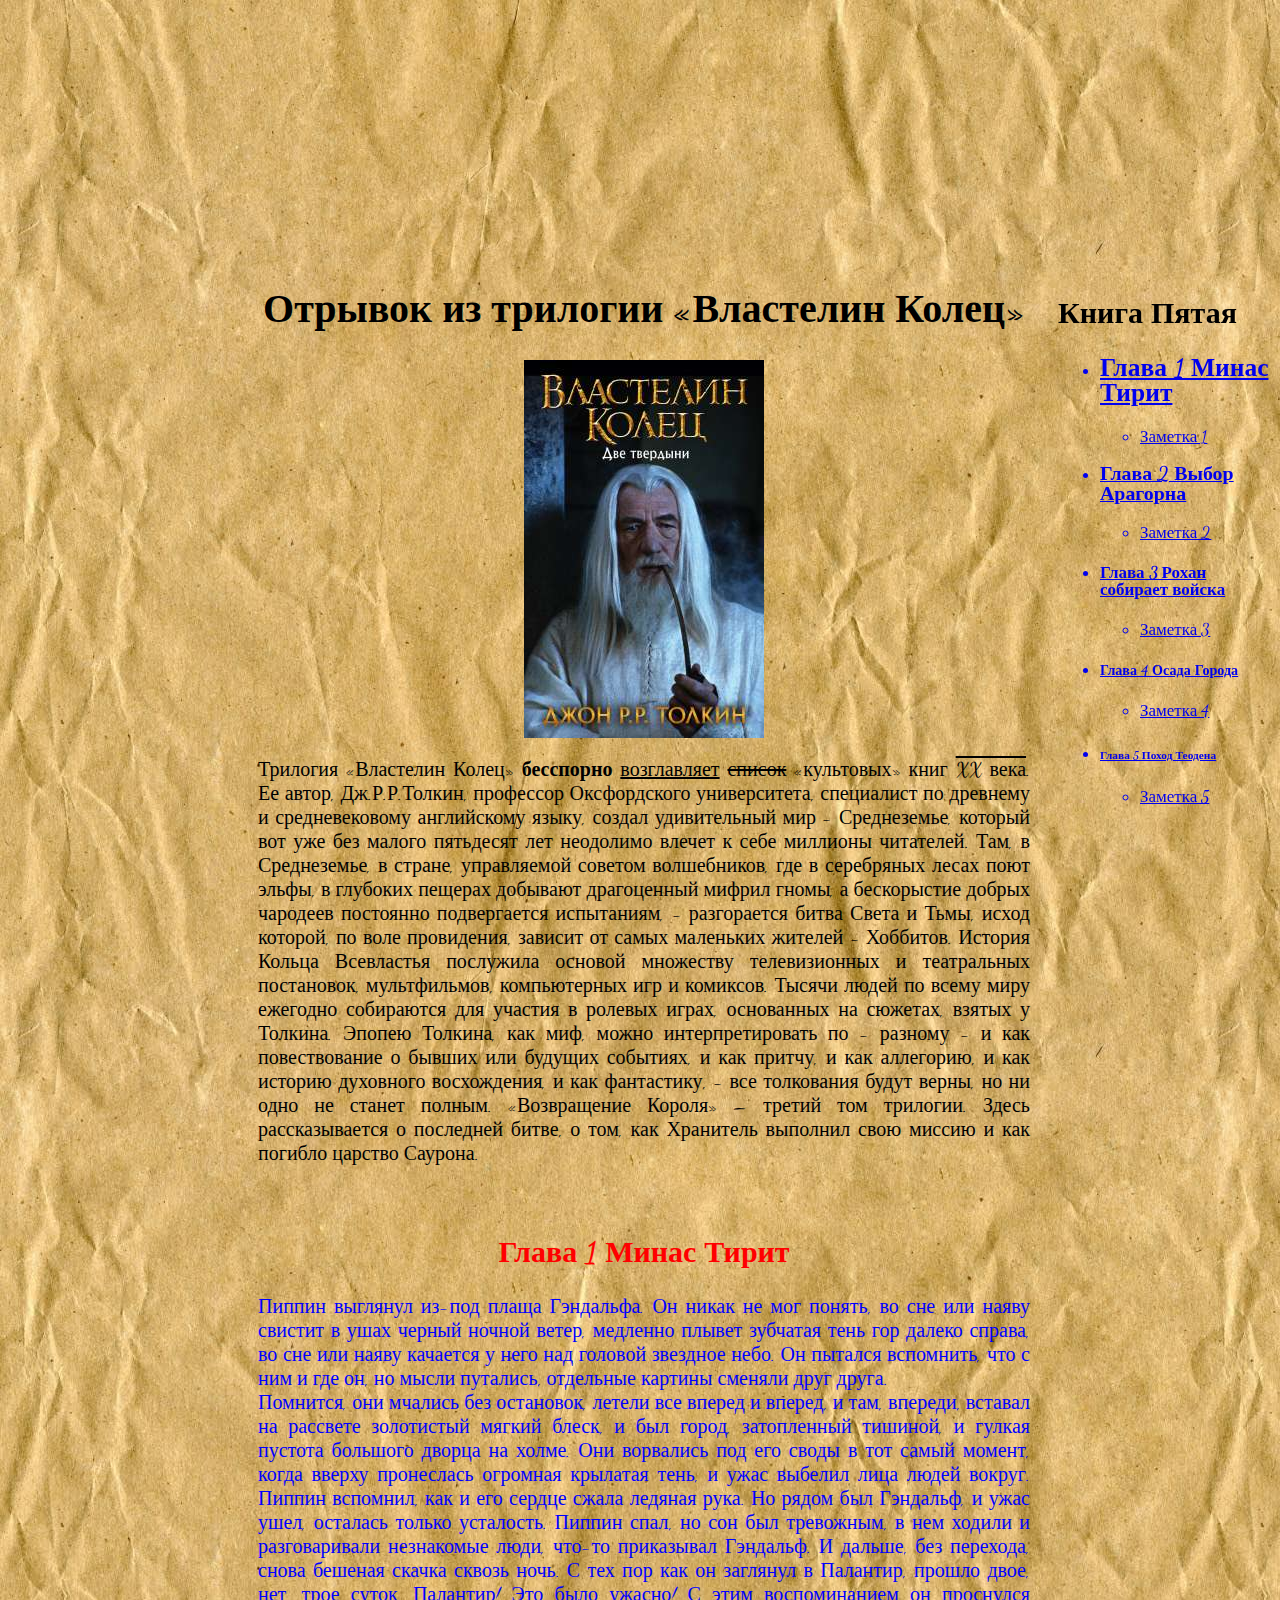
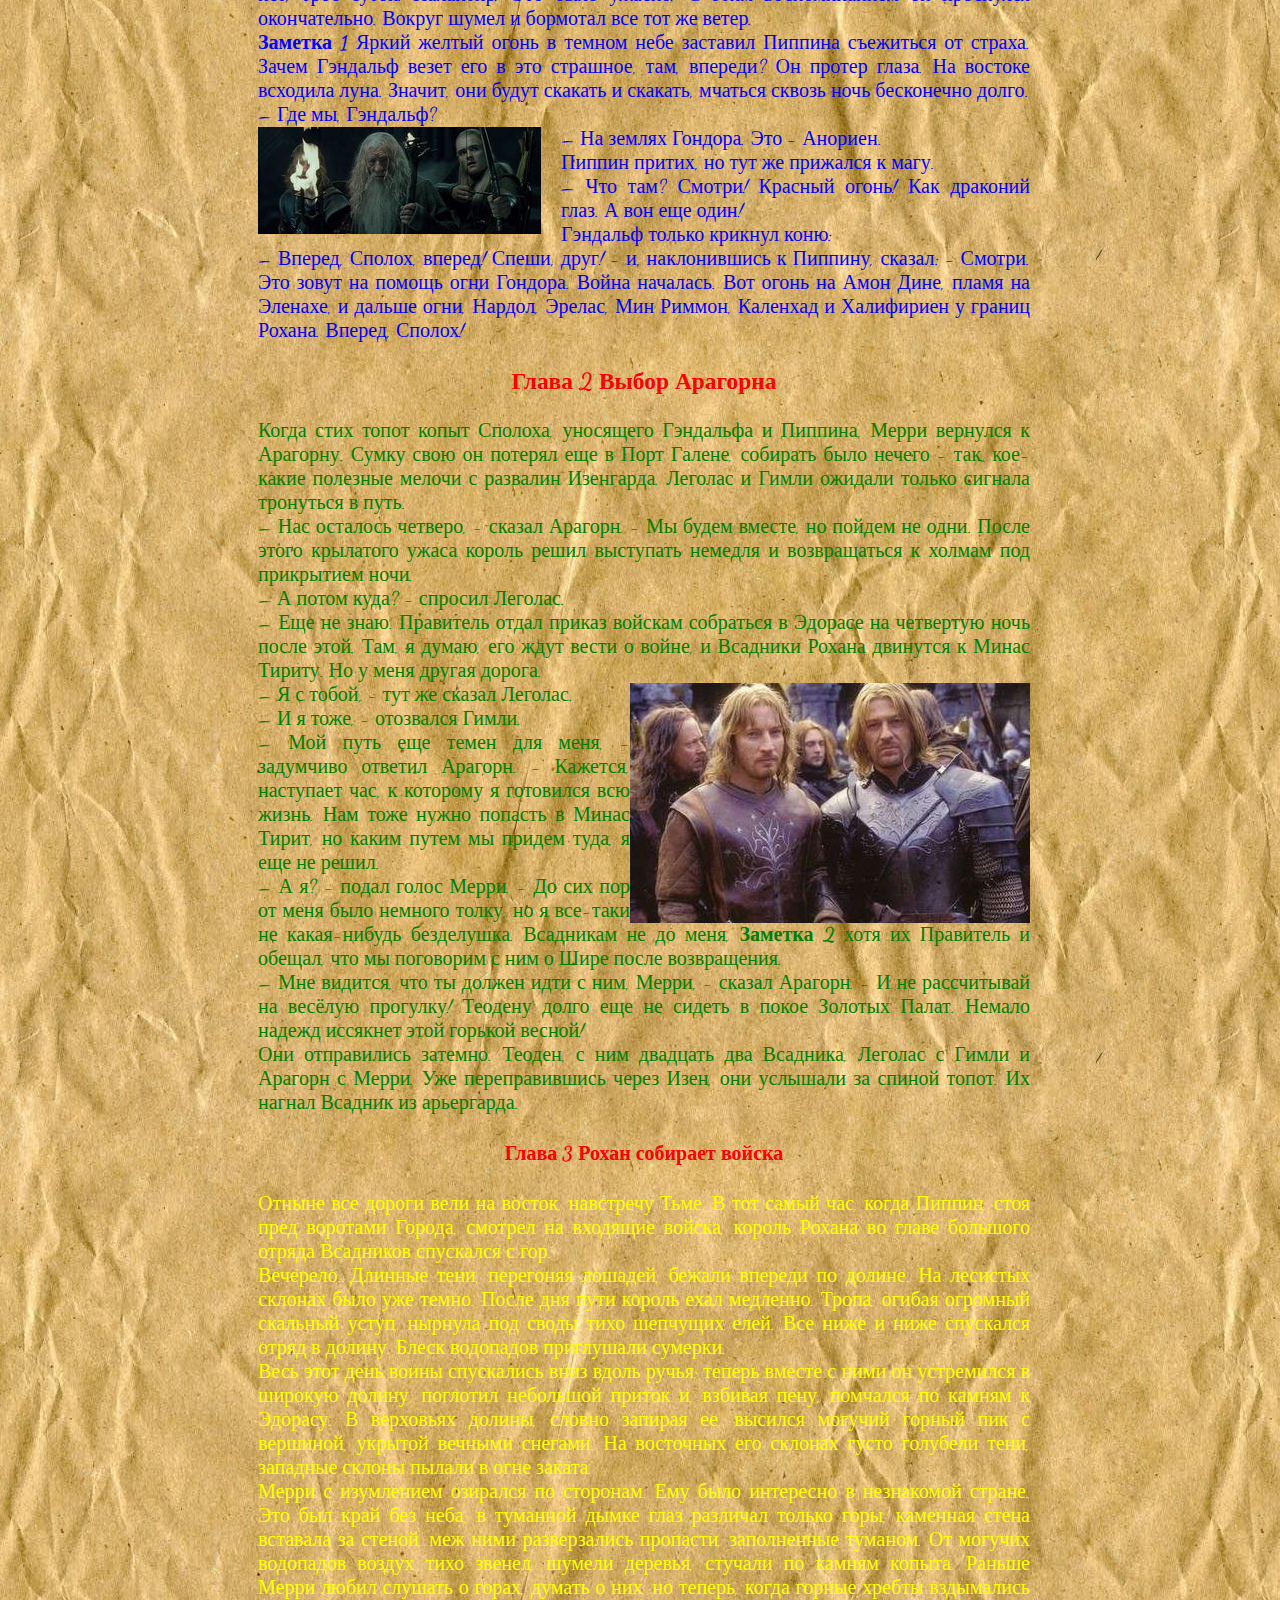
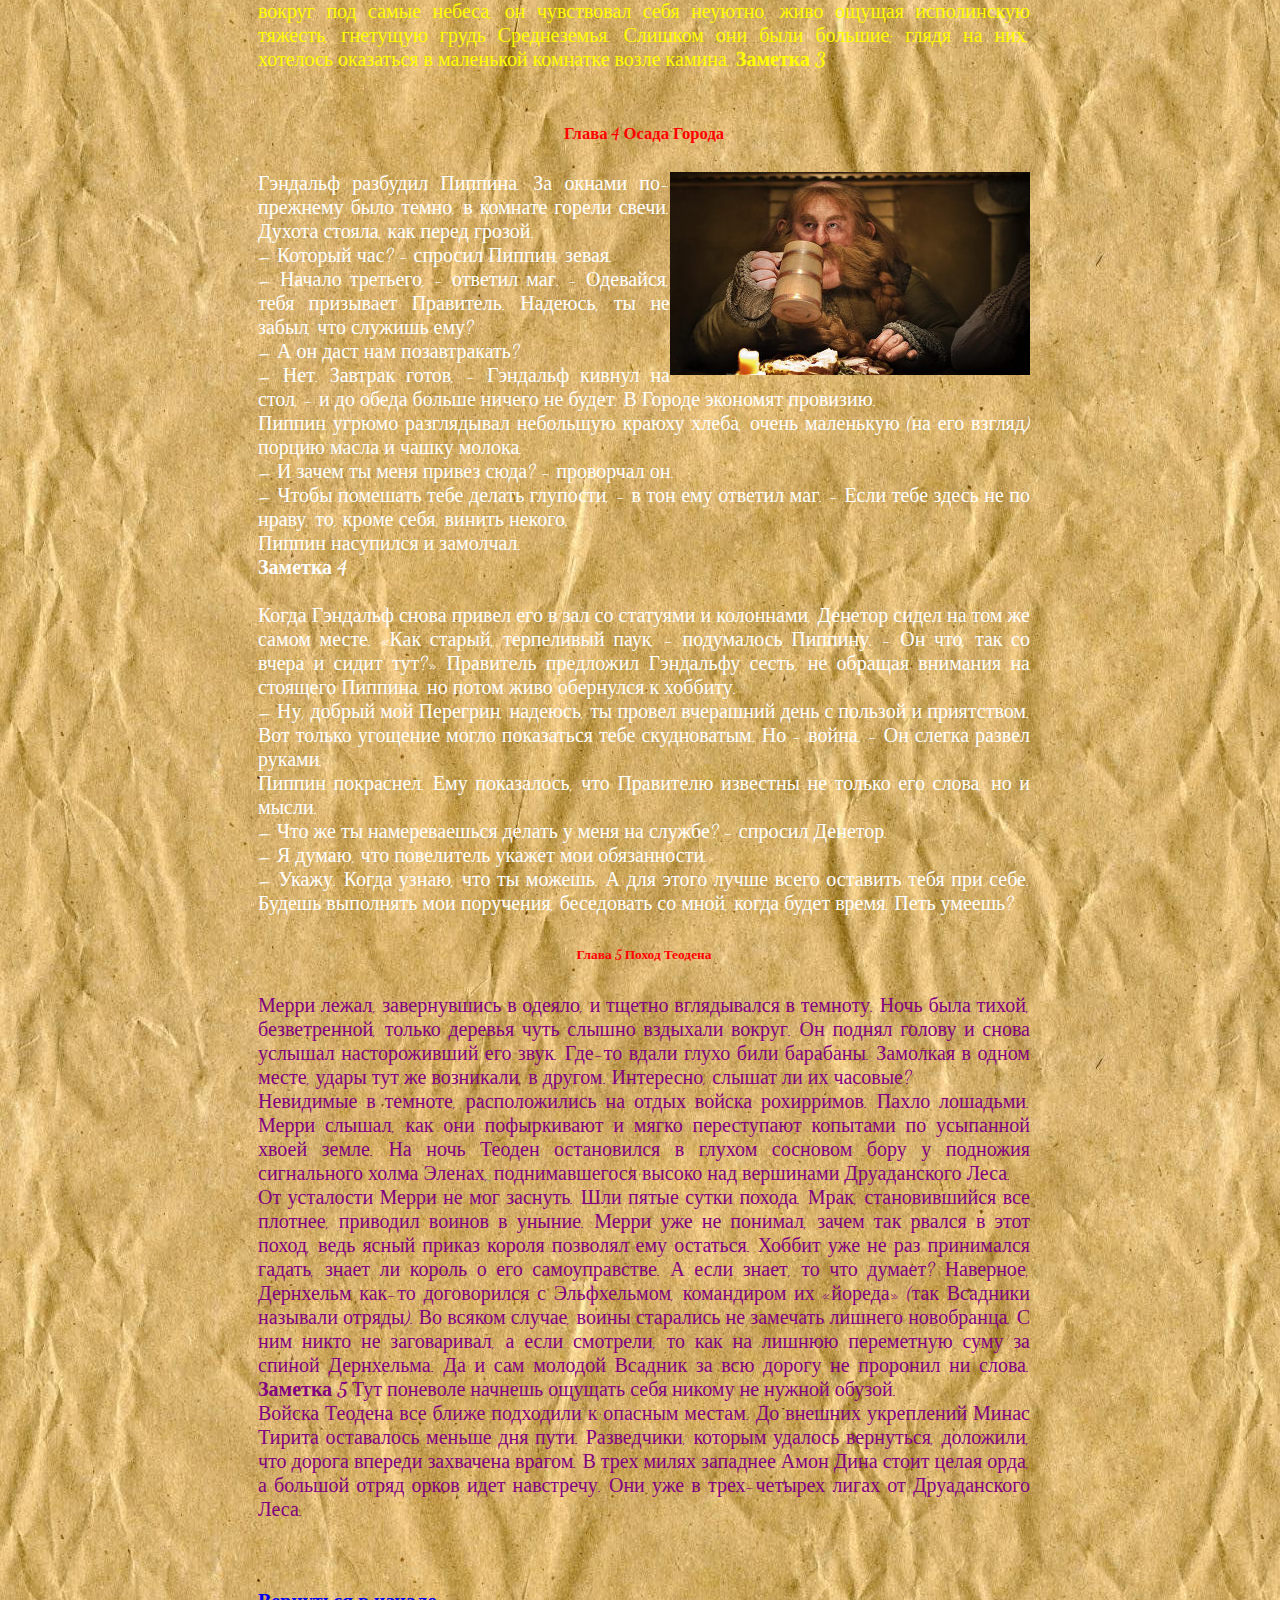
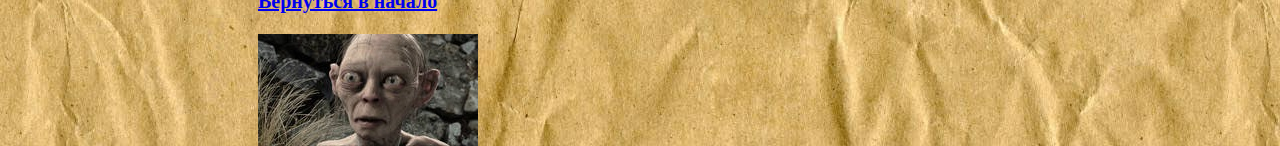
<file: lesson_3/src/index.html>
<!DOCTYPE html>
<html lang="ru">
<head>
	<meta charset="UTF-8">
		<title>trubkinalex.ru</title>
		<link rel="stylesheet" href="css/style.css" type="text/css"/>
		<link href="https://fonts.googleapis.com/css?family=Dancing+Script:700" rel="stylesheet">
</head>
<body>
	<div class="text">
		<h1  id="site_title">Отрывок из трилогии «Властелин Колец»</h1>
			<img class="text_img1"src="img/logo.jpg" alt="Картинка">
			<p>Трилогия «Властелин Колец» <span class="text_decoration1">бесспорно</span> <span class="text_decoration2">возглавляет</span> <span class="text_decoration3">список</span> «культовых» книг <span class="text_decoration4">XX века</span>. Ее автор, Дж.Р.Р.Толкин, профессор Оксфордского университета, специалист по древнему и средневековому английскому языку, создал удивительный мир - Среднеземье, который вот уже без малого пятьдесят лет неодолимо влечет к себе миллионы читателей. Там, в Среднеземье, в стране, управляемой советом волшебников, где в серебряных лесах поют эльфы, в глубоких пещерах добывают драгоценный мифрил гномы, а бескорыстие добрых чародеев постоянно подвергается испытаниям, - разгорается битва Света и Тьмы, исход которой, по воле провидения, зависит от самых маленьких жителей - Хоббитов. История Кольца Всевластья послужила основой множеству телевизионных и театральных постановок, мультфильмов, компьютерных игр и комиксов. Тысячи людей по всему миру ежегодно собираются для участия в ролевых играх, основанных на сюжетах, взятых у Толкина. Эпопею Толкина, как миф, можно интерпретировать по - разному - и как повествование о бывших или будущих событиях, и как притчу, и как аллегорию, и как историю духовного восхождения, и как фантастику, - все толкования будут верны, но ни одно не станет полным. «Возвращение Короля» – третий том трилогии. Здесь рассказывается о последней битве, о том, как Хранитель выполнил свою миссию и как погибло царство Саурона. <br/>
			<div class="menu">
					<h2 class="name_menu">Книга Пятая</h2>
				<ul>
						<ul type="disc">
							<a href="#chapter1"><li><h2>Глава 1 Минас Тирит</h2></li></a>
								<ul type="circle">
										<a href="#note1"><li>Заметка 1</li></a>
								</ul>
						</ul>
						<ul type="disc">
							<a href="#chapter2"><li><h3>Глава 2 Выбор Арагорна</h3></li></a>
								<ul type="circle">
										<a href="#note2"><li>Заметка 2</li></a>
								</ul>
						</ul>
						<ul type="disc">
							<a href="#chapter3"><li><h4>Глава 3 Рохан собирает войска</h4></li></a>
								<ul type="circle">
										<a href="#note3"><li>Заметка 3</li></a>
								</ul>
						</ul>
						<ul type="disc">
							<a href="#chapter4"><li><h5>Глава 4 Осада Города</h5></li></a>
								<ul type="circle">
										<a href="#note4"><li>Заметка 4</li></a>
								</ul>
						</ul>
						<ul type="disc">
							<a href="#chapter5"><li><h6>Глава 5 Поход Теодена</h6></li></a>
								<ul type="circle">
										<a href="#note5"><li>Заметка 5</li></a>
								</ul>
						</ul>
				</ul>
			</div>
				<br/>
		<h2 id="chapter1">Глава 1 Минас Тирит</h2>
		<p class="text_chapter1">Пиппин выглянул из-под плаща Гэндальфа. Он никак не мог понять, во сне или наяву свистит в ушах черный ночной ветер, медленно плывет зубчатая тень гор далеко справа, во сне или наяву качается у него над головой звездное небо. Он пытался вспомнить, что с ним и где он, но мысли путались, отдельные картины сменяли друг друга.<br/>
		Помнится, они мчались без остановок, летели все вперед и вперед, и там, впереди, вставал на рассвете золотистый мягкий блеск, и был город, затопленный тишиной, и гулкая пустота большого дворца на холме. Они ворвались под его своды в тот самый момент, когда вверху пронеслась огромная крылатая тень, и ужас выбелил лица людей вокруг. Пиппин вспомнил, как и его сердце сжала ледяная рука. Но рядом был Гэндальф, и ужас ушел, осталась только усталость. Пиппин спал, но сон был тревожным, в нем ходили и разговаривали незнакомые люди, что-то приказывал Гэндальф. И дальше, без перехода, снова бешеная скачка сквозь ночь. С тех пор как он заглянул в Палантир, прошло двое, нет, трое суток. Палантир! Это было ужасно! С этим воспоминанием он проснулся окончательно. Вокруг шумел и бормотал все тот же ветер.<br/>
		<b id="note1">Заметка 1</b> Яркий желтый огонь в темном небе заставил Пиппина съежиться от страха. Зачем Гэндальф везет его в это страшное, там, впереди? Он протер глаза. На востоке всходила луна. Значит, они будут скакать и скакать, мчаться сквозь ночь бесконечно долго.<br/>
		– Где мы, Гэндальф?<br/><img class="text_img3"src="img/gendalf.jpg" alt="Картинка">
		– На землях Гондора. Это - Анориен.<br/>
		Пиппин притих, но тут же прижался к магу.<br/>
		– Что там? Смотри! Красный огонь! Как драконий глаз. А вон еще один!<br/>
		Гэндальф только крикнул коню:<br/>
		– Вперед, Сполох, вперед! Спеши, друг! - и, наклонившись к Пиппину, сказал: - Смотри. Это зовут на помощь огни Гондора. Война началась. Вот огонь на Амон Дине, пламя на Эленахе, и дальше огни, Нардол, Эрелас, Мин Риммон, Каленхад и Халифириен у границ Рохана. Вперед, Сполох!<br/></p>
		


		<h3 id="chapter2">Глава 2 Выбор Арагорна</h3>
		<p class="text_chapter2">Когда стих топот копыт Сполоха, уносящего Гэндальфа и Пиппина, Мерри вернулся к Арагорну. Сумку свою он потерял еще в Порт Галене, собирать было нечего - так, кое-какие полезные мелочи с развалин Изенгарда. Леголас и Гимли ожидали только сигнала тронуться в путь.<br/>
		– Нас осталось четверо, - сказал Арагорн. - Мы будем вместе, но пойдем не одни. После этого крылатого ужаса король решил выступать немедля и возвращаться к холмам под прикрытием ночи.<br/>
		– А потом куда? - спросил Леголас.<br/>
		– Еще не знаю. Правитель отдал приказ войскам собраться в Эдорасе на четвертую ночь после этой. Там, я думаю, его ждут вести о войне, и Всадники Рохана двинутся к Минас Тириту. Но у меня другая дорога.<br/>
		<img class="text_img4"src="img/man.jpg" alt="Картинка">
		– Я с тобой, - тут же сказал Леголас.<br/>
		– И я тоже, - отозвался Гимли.<br/>
		– Мой путь еще темен для меня, - задумчиво ответил Арагорн. - Кажется, наступает час, к которому я готовился всю жизнь. Нам тоже нужно попасть в Минас Тирит, но каким путем мы придем туда, я еще не решил.<br/>
		– А я? - подал голос Мерри. - До сих пор от меня было немного толку, но я все-таки не какая-нибудь безделушка. Всадникам не до меня, <b id="note2">Заметка 2</b> хотя их Правитель и обещал, что мы поговорим с ним о Шире после возвращения.<br/>
		– Мне видится, что ты должен идти с ним, Мерри, - сказал Арагорн. - И не рассчитывай на весёлую прогулку! Теодену долго еще не сидеть в покое Золотых Палат. Немало надежд иссякнет этой горькой весной!<br/>
		Они отправились затемно. Теоден, с ним двадцать два Всадника, Леголас с Гимли и Арагорн с Мерри. Уже переправившись через Изен, они услышали за спиной топот. Их нагнал Всадник из арьергарда.<br/></p>
		 

		<h4 id="chapter3">Глава 3 Рохан собирает войска</h4>
		<p class="text_chapter3">Отныне все дороги вели на восток, навстречу Тьме. В тот самый час, когда Пиппин, стоя пред воротами Города, смотрел на входящие войска, король Рохана во главе большого отряда Всадников спускался с гор.<br/>
		Вечерело. Длинные тени, перегоняя лошадей, бежали впереди по долине. На лесистых склонах было уже темно. После дня пути король ехал медленно. Тропа, огибая огромный скальный уступ, нырнула под своды тихо шепчущих елей. Все ниже и ниже спускался отряд в долину. Блеск водопадов приглушали сумерки.<br/>
		Весь этот день воины спускались вниз вдоль ручья; теперь вместе с ними он устремился в широкую долину, поглотил небольшой приток и, взбивая пену, помчался по камням к Эдорасу. В верховьях долины, словно запирая ее, высился могучий горный пик с вершиной, укрытой вечными снегами. На восточных его склонах густо голубели тени, западные склоны пылали в огне заката.<br/>
		Мерри с изумлением озирался по сторонам. Ему было интересно в незнакомой стране. Это был край без неба; в туманной дымке глаз различал только горы, каменная стена вставала за стеной, меж ними разверзались пропасти, заполненные туманом. От могучих водопадов воздух тихо звенел, шумели деревья, стучали по камням копыта. Раньше Мерри любил слушать о горах, думать о них, но теперь, когда горные хребты вздымались вокруг под самые небеса, он чувствовал себя неуютно, живо ощущая исполинскую тяжесть, гнетущую грудь Среднеземья. Слишком они были большие; глядя на них, хотелось оказаться в маленькой комнатке возле камина. <b id="note3">Заметка 3</b><br/><br/></p>
		 

		<h5 id="chapter4">Глава 4 Осада Города</h5><img class="text_img5"src="img/breakfast.jpg" alt="Картинка">
		<p class="text_chapter4">Гэндальф разбудил Пиппина. За окнами по-прежнему было темно, в комнате горели свечи. Духота стояла, как перед грозой.<br/>
		– Который час? - спросил Пиппин, зевая.<br/>
		– Начало третьего, - ответил маг. - Одевайся, тебя призывает Правитель. Надеюсь, ты не забыл, что служишь ему?<br/>
		– А он даст нам позавтракать?<br/>
		– Нет. Завтрак готов, - Гэндальф кивнул на стол, - и до обеда больше ничего не будет. В Городе экономят провизию.<br/>
		Пиппин угрюмо разглядывал небольшую краюху хлеба, очень маленькую (на его взгляд) порцию масла и чашку молока.<br/>
		– И зачем ты меня привез сюда? - проворчал он.<br/>
		– Чтобы помешать тебе делать глупости, - в тон ему ответил маг. - Если тебе здесь не по нраву, то, кроме себя, винить некого.<br/>
		Пиппин насупился и замолчал.<br/>
		<b id="note4">Заметка 4</b><br/><br/>

		Когда Гэндальф снова привел его в зал со статуями и колоннами, Денетор сидел на том же самом месте. «Как старый, терпеливый паук, - подумалось Пиппину. - Он что, так со вчера и сидит тут?» Правитель предложил Гэндальфу сесть, не обращая внимания на стоящего Пиппина, но потом живо обернулся к хоббиту.<br/>
		– Ну, добрый мой Перегрин, надеюсь, ты провел вчерашний день с пользой и приятством. Вот только угощение могло показаться тебе скудноватым. Но - война. - Он слегка развел руками.<br/>
		Пиппин покраснел. Ему показалось, что Правителю известны не только его слова, но и мысли.<br/>
		– Что же ты намереваешься делать у меня на службе? - спросил Денетор.<br/>
		– Я думаю, что повелитель укажет мои обязанности.<br/>
		– Укажу. Когда узнаю, что ты можешь. А для этого лучше всего оставить тебя при себе. Будешь выполнять мои поручения, беседовать со мной, когда будет время. Петь умеешь?<br/></p>
		 
		
		<h6 id="chapter5">Глава 5 Поход Теодена</h6>
		<p class="text_chapter5">Мерри лежал, завернувшись в одеяло, и тщетно вглядывался в темноту. Ночь была тихой, безветренной, только деревья чуть слышно вздыхали вокруг. Он поднял голову и снова услышал настороживший его звук. Где-то вдали глухо били барабаны. Замолкая в одном месте, удары тут же возникали, в другом. Интересно, слышат ли их часовые?<br/>
		Невидимые в темноте, расположились на отдых войска рохирримов. Пахло лошадьми. Мерри слышал, как они пофыркивают и мягко переступают копытами по усыпанной хвоей земле. На ночь Теоден остановился в глухом сосновом бору у подножия сигнального холма Эленах, поднимавшегося высоко над вершинами Друаданского Леса.<br/>
		От усталости Мерри не мог заснуть. Шли пятые сутки похода. Мрак, становившийся все плотнее, приводил воинов в уныние. Мерри уже не понимал, зачем так рвался в этот поход, ведь ясный приказ короля позволял ему остаться. Хоббит уже не раз принимался гадать, знает ли король о его самоуправстве. А если знает, то что думает? Наверное, Дернхельм как-то договорился с Эльфхельмом, командиром их «йореда» (так Всадники называли отряды). Во всяком случае, воины старались не замечать лишнего новобранца. С ним никто не заговаривал, а если смотрели, то как на лишнюю переметную суму за спиной Дернхельма. Да и сам молодой Всадник за всю дорогу не проронил ни слова. <b id="note5">Заметка 5</b> Тут поневоле начнешь ощущать себя никому не нужной обузой.<br/>
		Войска Теодена все ближе подходили к опасным местам. До внешних укреплений Минас Тирита оставалось меньше дня пути. Разведчики, которым удалось вернуться, доложили, что дорога впереди захвачена врагом. В трех милях западнее Амон Дина стоит целая орда, а большой отряд орков идет навстречу. Они уже в трех-четырех лигах от Друаданского Леса.<br/><br/><br/></p>


		<a href="#site_title"><b>Вернуться в начало</b></p></a><img class="text_img2" src="img/look.jpg" alt="Картинка">
	</div>
</body>
</html>
</file>
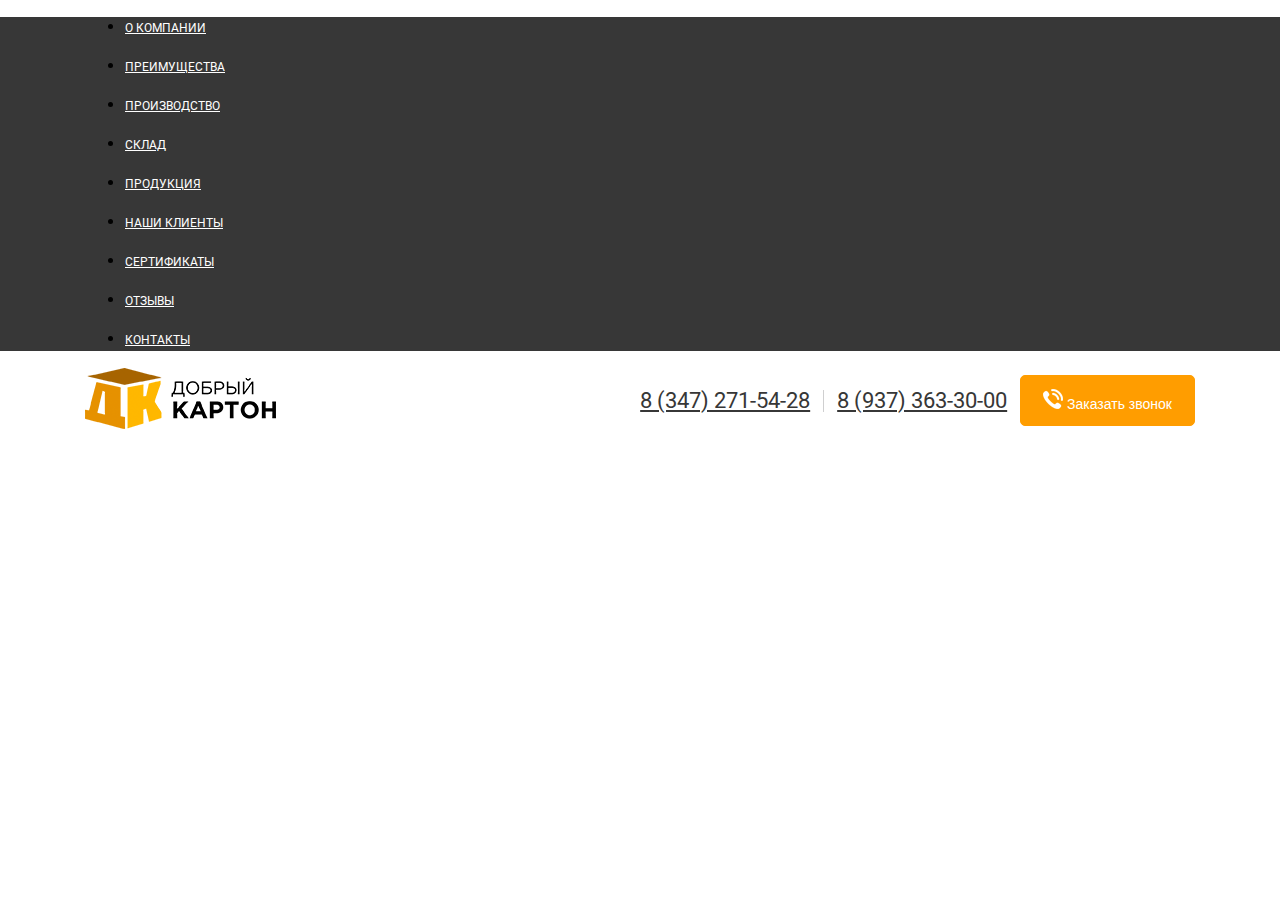
<file: lesson_src_12/src/index.html>
<!DOCTYPE html>
<html lang="en">
<head>
    <meta charset="UTF-8">
    <meta name="viewport" content="width=device-width, initial-scale=1.0">
    <meta http-equiv="X-UA-Compatible" content="ie=edge">
    <title>lesson_13</title>
    <!-- <link href="https://fonts.googleapis.com/css?family=Roboto:400,700&amp;subset=cyrillic-ext" rel="stylesheet"> -->
    <link rel="stylesheet" href="https://stackpath.bootstrapcdn.com/bootstrap/4.1.3/css/bootstrap.min.css" integrity="sha384-MCw98/SFnGE8fJT3GXwEOngsV7Zt27NXFoaoApmYm81iuXoPkFOJwJ8ERdknLPMO" crossorigin="anonymous">
    <link rel="stylesheet" href="css/bootstrap-grid.min.css">
    <link rel="stylesheet" href="css/roboto.css">
    <link rel="stylesheet" href="css/style.css">
</head>
<body>
    <div class="header_nav">
        <div class="container">
            <ul class="nav" >
                <li class="nav-item"><a href="">О компании</a></li>
                <li class="nav-item"><a href="">Преимущества</a></li>
                <li class="nav-item"><a href="">Производство</a></li>
                <li class="nav-item"><a href="">Склад</a></li>
                <li class="nav-item"><a href="">Продукция</a></li>
                <li class="nav-item"><a href="">Наши клиенты</a></li>
                <li class="nav-item"><a href="">Сертификаты</a></li>
                <li class="nav-item"><a href="">Отзывы</a></li>
                <li class="nav-item"><a href="">Контакты</a></li>
            </ul>
        </div>
    </div>
    <section class="header_call">
        <div class="container">
            <div class="row align-items-center">
                <div class="col-4">
                    <div class="header_logo">
                        <img src="img/header_logo.png" alt="header_logo">
                    </div>
                </div>
                <div class="col-8">
                    <div class="header_contacts">
                        <div class="header_contacts_phone">
                            <a href="tel:01234567890">8 (347) 271-54-28</a>
                        </div>
                        <div class="header_contacts_phone">
                            <a href="tel:01234567890">8 (937) 363-30-00</a>
                        </div>
                        <button class="header_contact_button">
                            <img src="img/call_icon.png" alt="call_icon">
                            Заказать звонок
                        </button>
                    </div>
                </div>
            </div>
        </div>
    </section>
    <!-- <section class="main">
        <div class="container">
            <div class="row align-items-center">
                <div class="col-5 main_img">
                    <img src="img/main_img.png" alt="main_img">
                </div>
                <div class="col-7">
                    <div class="main_text">
                        <h1 class="main_text_title">Производство упаковки из гофрокартона</h1>
                        <div class="main_text_subtitle">с доставкой по всей России</div>
                        <div class="main_text_form"></div>
                    </div>
                </div>
            </div>
        </div>
    </section> -->
</body>
</html>
</file>
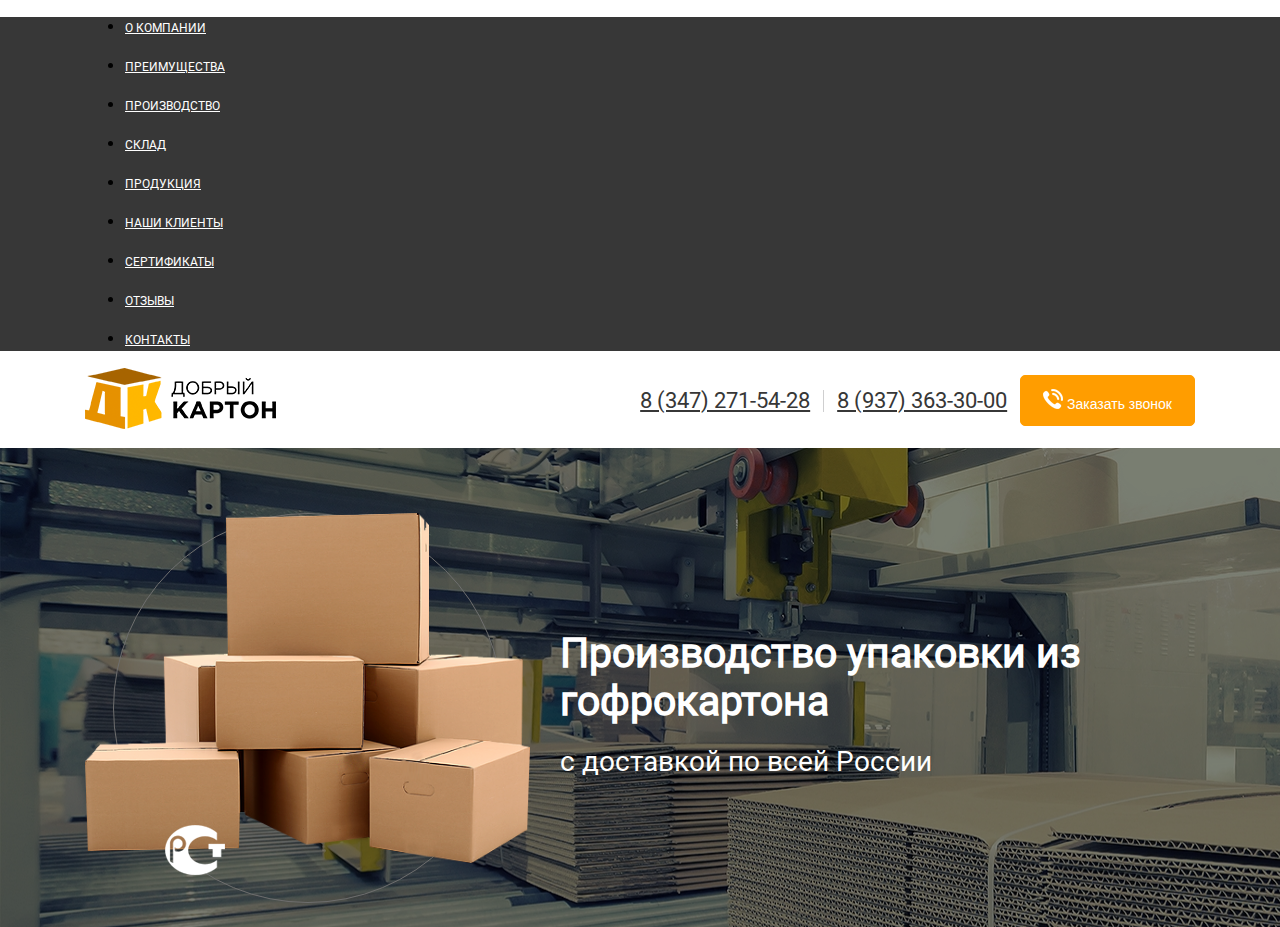
<file: lesson_src_13/src/index.html>
<!DOCTYPE html>
<html lang="en">
<head>
    <meta charset="UTF-8">
    <meta name="viewport" content="width=device-width, initial-scale=1.0">
    <meta http-equiv="X-UA-Compatible" content="ie=edge">
    <title>lesson_13</title>
    <!-- <link href="https://fonts.googleapis.com/css?family=Roboto:400,700&amp;subset=cyrillic-ext" rel="stylesheet"> -->
    <link rel="stylesheet" href="https://stackpath.bootstrapcdn.com/bootstrap/4.1.3/css/bootstrap.min.css" integrity="sha384-MCw98/SFnGE8fJT3GXwEOngsV7Zt27NXFoaoApmYm81iuXoPkFOJwJ8ERdknLPMO" crossorigin="anonymous">
    <link rel="stylesheet" href="css/bootstrap-grid.min.css">
    <link rel="stylesheet" href="css/roboto.css">
    <link rel="stylesheet" href="css/style.css">
</head>
<body>
    <div class="header_nav">
        <div class="container">
            <ul class="nav" >
                <li class="nav-item"><a href="">О компании</a></li>
                <li class="nav-item"><a href="">Преимущества</a></li>
                <li class="nav-item"><a href="">Производство</a></li>
                <li class="nav-item"><a href="">Склад</a></li>
                <li class="nav-item"><a href="">Продукция</a></li>
                <li class="nav-item"><a href="">Наши клиенты</a></li>
                <li class="nav-item"><a href="">Сертификаты</a></li>
                <li class="nav-item"><a href="">Отзывы</a></li>
                <li class="nav-item"><a href="">Контакты</a></li>
            </ul>
        </div>
    </div>
    <section class="header_call">
        <div class="container">
            <div class="row align-items-center">
                <div class="col-4">
                    <div class="header_logo">
                        <img src="img/header_logo.png" alt="header_logo">
                    </div>
                </div>
                <div class="col-8">
                    <div class="header_contacts">
                        <div class="header_contacts_phone">
                            <a href="tel:01234567890">8 (347) 271-54-28</a>
                        </div>
                        <div class="header_contacts_phone">
                            <a href="tel:01234567890">8 (937) 363-30-00</a>
                        </div>
                        <button class="header_contact_button">
                            <img src="img/call_icon.png" alt="call_icon">
                            Заказать звонок
                        </button>
                    </div>
                </div>
            </div>
        </div>
    </section>
    <section class="main">
        <div class="container">
            <div class="row align-items-center">
                <div class="col-5 main_img">
                    <img src="img/main_img.png" alt="main_img">
                </div>
                <div class="col-7">
                    <div class="main_text">
                        <h1 class="main_text_title">Производство упаковки из гофрокартона</h1>
                        <div class="main_text_subtitle">с доставкой по всей России</div>
                        <div class="main_text_form"></div>
                    </div>
                </div>
            </div>
        </div>
    </section>
</body>
</html>
</file>
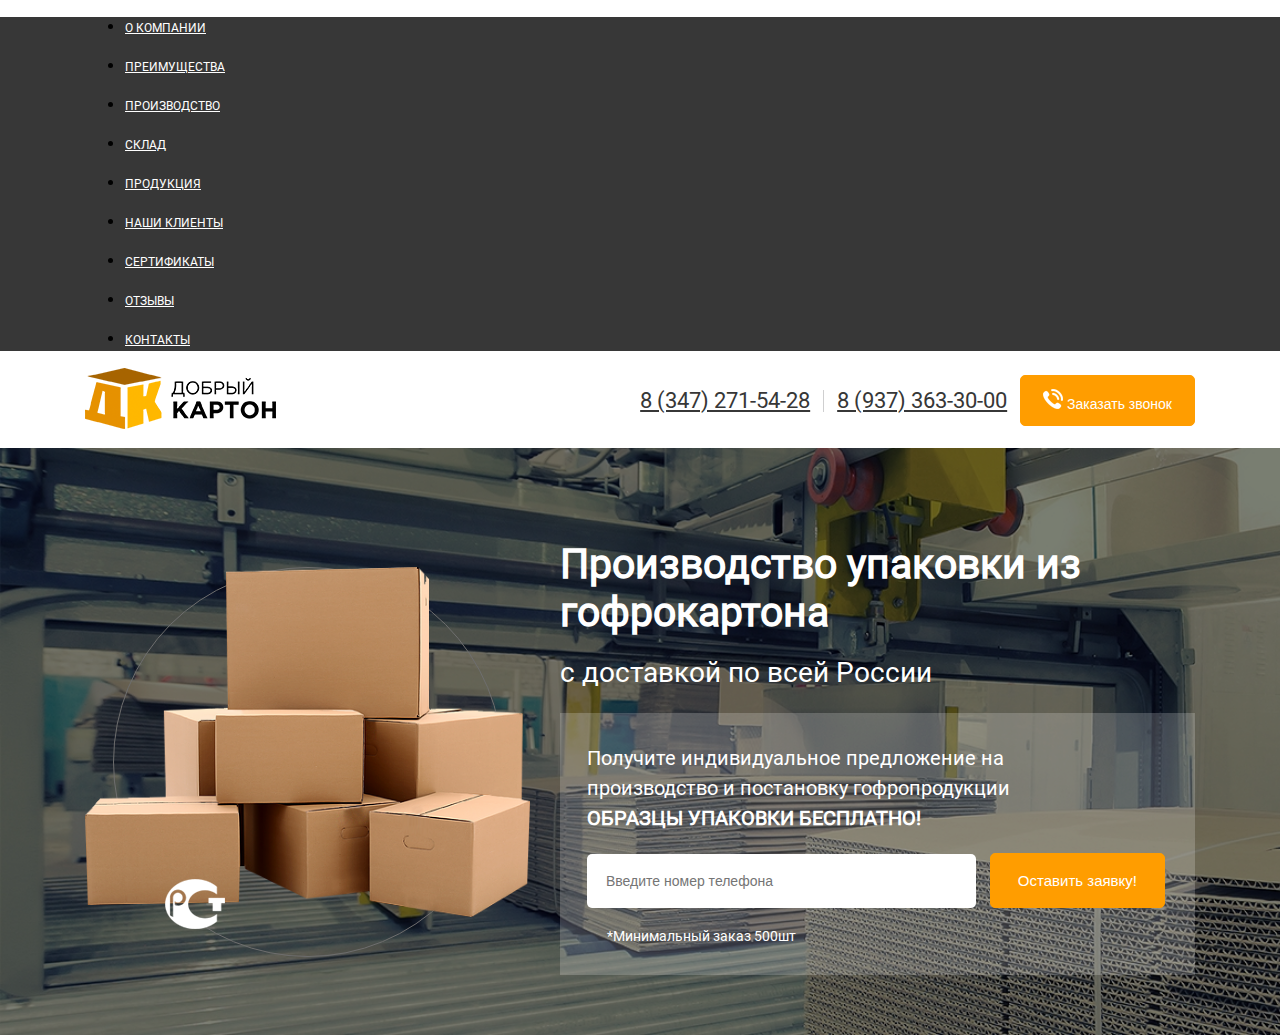
<file: lesson_src_14/src/index.html>
<!DOCTYPE html>
<html lang="en">
<head>
    <meta charset="UTF-8">
    <meta name="viewport" content="width=device-width, initial-scale=1.0">
    <meta http-equiv="X-UA-Compatible" content="ie=edge">
    <title>lesson_13</title>
    <!-- <link href="https://fonts.googleapis.com/css?family=Roboto:400,700&amp;subset=cyrillic-ext" rel="stylesheet"> -->
    <link rel="stylesheet" href="https://stackpath.bootstrapcdn.com/bootstrap/4.1.3/css/bootstrap.min.css" integrity="sha384-MCw98/SFnGE8fJT3GXwEOngsV7Zt27NXFoaoApmYm81iuXoPkFOJwJ8ERdknLPMO" crossorigin="anonymous">
    <link rel="stylesheet" href="css/bootstrap-grid.min.css">
    <link rel="stylesheet" href="css/roboto.css">
    <link rel="stylesheet" href="css/style.css">
</head>
<body>
    <div class="header_nav">
        <div class="container">
            <ul class="nav" >
                <li class="nav-item"><a href="">О компании</a></li>
                <li class="nav-item"><a href="">Преимущества</a></li>
                <li class="nav-item"><a href="">Производство</a></li>
                <li class="nav-item"><a href="">Склад</a></li>
                <li class="nav-item"><a href="">Продукция</a></li>
                <li class="nav-item"><a href="">Наши клиенты</a></li>
                <li class="nav-item"><a href="">Сертификаты</a></li>
                <li class="nav-item"><a href="">Отзывы</a></li>
                <li class="nav-item"><a href="">Контакты</a></li>
            </ul>
        </div>
    </div>
    <section class="header_call">
        <div class="container">
            <div class="row align-items-center">
                <div class="col-4">
                    <div class="header_logo">
                        <img src="img/header_logo.png" alt="header_logo">
                    </div>
                </div>
                <div class="col-8">
                    <div class="header_contacts">
                        <div class="header_contacts_phone">
                            <a href="tel:01234567890">8 (347) 271-54-28</a>
                        </div>
                        <div class="header_contacts_phone">
                            <a href="tel:01234567890">8 (937) 363-30-00</a>
                        </div>
                        <button class="header_contact_button">
                            <img src="img/call_icon.png" alt="call_icon">
                            Заказать звонок
                        </button>
                    </div>
                </div>
            </div>
        </div>
    </section>
    <section class="main">
        <div class="container">
            <div class="row align-items-center">
                <div class="col-5 main_img">
                    <img src="img/main_img.png" alt="main_img">
                </div>
                <div class="col-7">
                    <div class="main_text">
                        <h1 class="main_text_title">Производство упаковки из гофрокартона</h1>
                        <div class="main_text_subtitle">с доставкой по всей России</div>
                        <div class="main_text_form">
                            <div class='form_title'>
                                Получите индивидуальное предложение
                                на производство и постановку гофропродукции
                                <span class='form_title_important'>Образцы упаковки бесплатно!</span>
                            </div>
                            <form action='#' class='form' method='POST'>
                                <input class='form_input' tyle='tel' placeholder='Введите номер телефона'>
                                <button class='button button_big' type='submit'>Оставить заявку!</button>
                            </form>
                            <small class='form_small'>*Минимальный заказ 500шт</small>
                        </div>
                    </div>
                </div>
            </div>
        </div>
    </section>
</body>
</html>
</file>
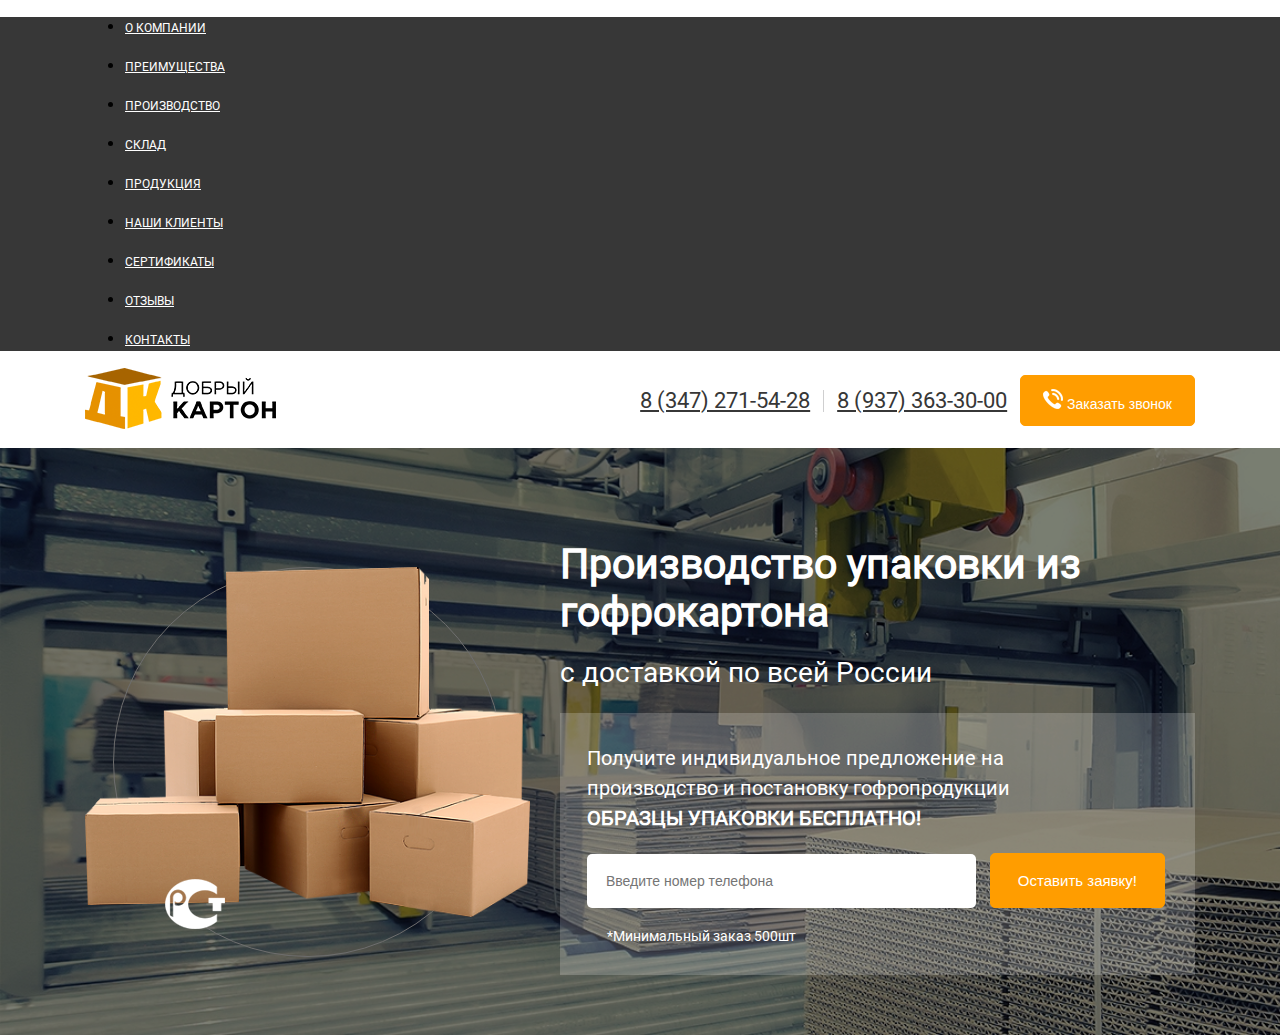
<file: lesson_src_16/src/index.html>
<!DOCTYPE html>
<html lang="en">
<head>
    <meta charset="UTF-8">
    <meta name="viewport" content="width=device-width, initial-scale=1.0">
    <meta http-equiv="X-UA-Compatible" content="ie=edge">
    <title>lesson_13</title>
    <!-- <link href="https://fonts.googleapis.com/css?family=Roboto:400,700&amp;subset=cyrillic-ext" rel="stylesheet"> -->
    <link rel="stylesheet" href="https://stackpath.bootstrapcdn.com/bootstrap/4.1.3/css/bootstrap.min.css" integrity="sha384-MCw98/SFnGE8fJT3GXwEOngsV7Zt27NXFoaoApmYm81iuXoPkFOJwJ8ERdknLPMO" crossorigin="anonymous">
    <link rel="stylesheet" href="css/bootstrap-grid.min.css">
    <link rel="stylesheet" href="css/roboto.css">
    <link rel="stylesheet" href="css/style.css">
</head>
<body>
    <div class="header_nav">
        <div class="container">
            <ul class="nav" >
                <li class="nav-item"><a href="">О компании</a></li>
                <li class="nav-item"><a href="">Преимущества</a></li>
                <li class="nav-item"><a href="">Производство</a></li>
                <li class="nav-item"><a href="">Склад</a></li>
                <li class="nav-item"><a href="">Продукция</a></li>
                <li class="nav-item"><a href="">Наши клиенты</a></li>
                <li class="nav-item"><a href="">Сертификаты</a></li>
                <li class="nav-item"><a href="">Отзывы</a></li>
                <li class="nav-item"><a href="">Контакты</a></li>
            </ul>
        </div>
    </div>
    <section class="header_call">
        <div class="container">
            <div class="row align-items-center">
                <div class="col-4">
                    <div class="header_logo">
                        <img src="img/header_logo.png" alt="header_logo">
                    </div>
                </div>
                <div class="col-8">
                    <div class="header_contacts">
                        <div class="header_contacts_phone">
                            <a href="tel:01234567890">8 (347) 271-54-28</a>
                        </div>
                        <div class="header_contacts_phone">
                            <a href="tel:01234567890">8 (937) 363-30-00</a>
                        </div>
                        <button class="header_contact_button">
                            <img src="img/call_icon.png" alt="call_icon">
                            Заказать звонок
                        </button>
                    </div>
                </div>
            </div>
        </div>
    </section>
    <section class="main">
        <div class="container">
            <div class="row align-items-center">
                <div class="col-5 main_img">
                    <img src="img/main_img.png" alt="main_img">
                </div>
                <div class="col-7">
                    <div class="main_text">
                        <h1 class="main_text_title">Производство упаковки из гофрокартона</h1>
                        <div class="main_text_subtitle">с доставкой по всей России</div>
                        <div class="main_text_form">
                            <div class='form_title'>
                                Получите индивидуальное предложение
                                на производство и постановку гофропродукции
                                <span class='form_title_important'>Образцы упаковки бесплатно!</span>
                            </div>
                            <form action='#' class='form' method='POST'>
                                <input class='form_input' tyle='tel' placeholder='Введите номер телефона'>
                                <button class='button button_big' type='submit'>Оставить заявку!</button>
                            </form>
                            <small class='form_small'>*Минимальный заказ 500шт</small>
                        </div>
                    </div>
                </div>
            </div>
        </div>
    </section>
    <div class="overlay">
        <div class="popup">
            <div class="popup_title">Форма обратной связи</div>
            <div class="popup_close">&times;</div>
            <div class="popup_form">
                <form action="#" class="main_form">
                    <div class="popup_form_header">
                        Получите индивидуальное предложение
                        <span>на производство и поставку изделий</span>
                        <label for="phone" class="popup_form_label">
                            Введите ваш номер телефона:
                        </label>
                        <input type="tel" class="popup_form_input" name="phone" placeholder='+7(XXX)-XXX-XX-XX' required>
                        <button class="batton popup_phone_btn">Оставить заявку!</button>
                        <div class="popup_form_note">
                            *Минимальный заказ 500шт
                        </div>
                    </div>
                </form>
            </div>
        </div>
    </div>
    <script src="https://ajax.googleapis.com/ajax/libs/jquery/3.3.1/jquery.min.js"></script>
    <script>window.jQuery || document.write('<script src="js/jquery-3.3.1.min.js"><\/script>')</script>
    <script src="js/jquery.maskedinput.min.js"></script>
    <script>
        $(document).ready(function(){
            $('.overlay').css('display', 'none');

            $('.header_contact_button').on('click', function(){
                $('.overlay').show();
            });
            $('.popup_close').on('click', function(){
                $('.overlay').hide();
            });
        });
    </script>
    <script>
        jQuery(function($){
            $(".popup_form_input").mask("(999) 999-9999");
        });
    </script>
</body>
</html>
</file>
<file: lesson_4/css/style.css>
body, html {
	background-color: #f6f6f6; 
	height: 100%;
	margin: 0;
	padding: 0px;
}

.header {
	display: flex;
	align-items: center;
	justify-content: center;
	max-width: 1170px;
	height: 100%;
	margin: auto;
	background-color: #f6f6f6;
}

.header_item {
	display: inline-block;
	max-width: 1010px;
	min-height: 503px;
	margin: 86px 95px;
	border: 1px solid #d7d7d7;
	background-color: #ffffff;
}

.img_item {
	display: inline-block;
	float: left;
	margin: 64px 0 64px 48px;
	max-width: 376px;
	min-height: 375px;
}

.item_info {
	display: inline-block;
	float: left;
	margin: 64px 0 0 30px;
	max-width: 520px;
	max-height: 375px;
}

.name_item {
	display: inline-block;
	float: left;
	width: 187px;
	height: 22px;
	color: #2f2f2f;
	font-family: 'Ubuntu', sans-serif;
	font-size: 23px;
	font-weight: bold;
}

.item_info p {
	display: inline-block;
	max-width: 441px;
	min-height: 55px;
	margin: 30px auto 0;
	color: #2f2f2f;
	font-family: 'Ubuntu', sans-serif;
	font-size: 15px;
	font-weight: 500;
}

.item_price {
display: inline-block;
width: 110px;
height: 75px;
margin: 55px auto 0;
}

.item_price h6 {
	display: inline-block;
	margin: 0 auto;
	float: left;
	color: #2f2f2f;
		font-family: 'Ubuntu', sans-serif;
	font-size: 15px;
	font-weight: 500;
}

.item_price span {
	display: inline-block;
	margin: 23px auto 0;
	float: left;
	color: #2f2f2f;
	font-family: 'Ubuntu', sans-serif;
	font-size: 30px;
	font-weight: 500;
}

.btn	{
	max-width: 252px;
	min-height: 50px;
	border: 1px solid black;
	color: black;
	font-family: 'Roboto', sans-serif;
	font-size: 15px;
	font-weight: 400;
	text-align: center;
	margin: 54px 0 0;
}

.btn:hover {
	max-width: 252px;
	min-height: 50px;
	border: 1px solid orange;
	background-color: orange;
	color: white;
	font-family: 'Roboto', sans-serif;
	font-size: 15px;
	font-weight: 400;
}

.btn span {
	display: inline-block;
	margin: 25px auto;
	font-size: 19px;
	font-weight: 400;
}
</file>
<file: lesson_5/css/style.css>
body {
font-family: Tahoma;
}

button:focus {
outline: none;
}

.container {
	width: 1140px;
	margin-left: auto;
	margin-right: auto;
}

.header	{
	padding-top: 77px;
	padding-bottom: 96px;
}

.header_img {
	display: inline-block;
	width: 45%;
	vertical-align: middle;
}

.header_text {
	display: inline-block;
	width: 54%;
	vertical-align: middle;
}

.header_text_title {
	font-size: 48px;
	font-weight: 700;
	margin-bottom: 15px;
}

.header_text_subtitle {
	font-size: 30px;
	font-weight: 400;
	margin-bottom: 35px;
}

.header_text_descr {
	font-size: 18px;
	font-weight: 400;
	line-height: 27px;
	max-width: 530px;
	margin-bottom: 47px;
}

.header_text_price {
	font-size: 48px;
	font-weight: 400;
	margin-bottom: 53px;
}

.button	{
	border-radius: 5px;
	background-color: #f05a22;
	font-size: 24px;
	font-weight: 700;
	color: #ffffff;
	padding: 22px 42px;
	border: 2px solid #f05a22;
}

.button-o {
	color: #f05a22;
	background-color: transparent;
	border: 2px solid #f05a22;
}

.section_title {
	font-size: 30px;
	font-weight: 700;
	line-height: 27px;
	text-align: center;
	margin-bottom: 97px;
}

.features {
	background-color: #f2f2f2;
	padding-top: 90px;
	padding-bottom: 99px;
}

.features_wrap::after {
	content: '';
	display: table;
	clear: both;
}

.features_block {
	display: inline-block;
	text-align: center;
	width: 25%;
	float: left;
}


.features_block_img {
	min-height: 50px;
}

.features_block_text {
	margin-top: 50px;
	font-size: 18px;
	font-weight: 400;
	line-height: 22px;
	font-family: "Open Sans";
}

.clients {
	padding: 89px 99px;
}

.clients_section_title {
	text-align: center;
	font-size: 30px;
	font-weight: 700;
	line-height: 27px;
}

.clients_block {
		display: inline-block;
		text-align: center;
		width: 24%;
		margin-top: 40px;
}

.clients_block_img {
	max-height: 260px;
	max-width: 260px;
}
</file>
<file: lesson_6/css/style.css>
.row {
	text-align: center;
	display: flex;
	flex-flow: row wrap;
}

.row img {
	margin: 15px;
}


.container_title {
	margin: 70px 80px;
	display: block;
	text-align: center;
}

.icon_wrap {
	min-height: 50px;
	text-align: center;
}

.icon_text {
	color: #333333;
	font-family: Tahoma;
	font-size: 16px;
	font-weight: 700;
	line-height: 1,5;
}

	.icon_1 {order: 1;}
	.icon_2 {order: 2;}
	.icon_3 {order: 3;}
	.icon_4 {order: 4;}
	.icon_5 {order: 5;}
	.icon_6 {order: 6;}

@media screen and (max-width: 576px) {
	.icon_1 {order: 6;}
	.icon_2 {order: 2;}
	.icon_3 {order: 3;}
	.icon_4 {order: 4;}
	.icon_5 {order: 5;}
	.icon_6 {order: 1;}
	}
</file>
<file: lesson_7/css/style.css>
body {
	margin: 0;
	font-family: 'Tahoma', sans-serif;
	color: #000;
}
img {
	max-width: 100%;
}

.header {
	padding-top: 70px;
	padding-bottom: 96px;
}

.header_text_title {
	margin-bottom: 15px;
	font-size: 48px;
	font-weight: 700;
}

.header_text_subtitle {
	font-size: 30px;
	font-weight: 400px;
	margin-bottom: 35px;
}

.header_text_descr {
	margin-bottom: 47px;
	font-size: 18px;
	font-weight: 400;
	line-height: 27px;
}

.header_price {
	margin-bottom: 53px;
	color: #313131;
	font-size: 48px;
	font-weight: 400;
}

.button	{
	margin-bottom: 20px;
	border: none;
	border-radius: 5px;
	background-color: #f05a22;
	color: #fff;
	padding: 22px 43px;
	font-size: 24px;
	font-weight: 700;
	margin-right: 40px;
	border: 3px solid #f05a22;
}

.button-o {
	background-color: transparent;
	border: 3px solid #f05a22;
	color: #f05a22;
}

.clients_title {
	text-align: center;
	margin-top: 90px;
	margin-bottom: 70px;
}



.features {
	background-color: #f2f2f2;
	padding-top: 89px;
	padding-bottom: 100px;
	text-align: center;
}

.section_title {
	margin-bottom: 91px;
	font-size: 30px;
	font-weight: 700;
}

.features_img {
	min-height: 55px;
}

.features_text {
	font-size: 18px
	font-weight: 400;
	margin-bottom: 30px;
}

.clients_img	{
	padding-top: 20px; 
}
</file>
<file: lesson_9/css/style.css>
body {
font-family: sans-serif
}

button:focus {
outline: none;
}
/*Header*/
.header	{
	display: flex;
	justify-content: center;
	padding-top: 77px;
	padding-bottom: 96px;
}

.header_container {
	display: flex;
	justify-content: space-around;
	align-items: center;
	width: 1140px;
}

.header_text_title {
	font-size: 48px;
	font-weight: 700;
	margin-bottom: 15px;
}

.header_text_subtitle {
	font-size: 30px;
	font-weight: 400;
	margin-bottom: 35px;
}


.header_text_descr {
	font-size: 18px;
	font-weight: 400;
	line-height: 27px;
	max-width: 530px;
	margin-bottom: 47px;
}

.header_text_price {
	font-size: 48px;
	font-weight: 400;
	margin-bottom: 53px;
}

.button	{
	border-radius: 5px;
	background-color: #f05a22;
	font-size: 24px;
	font-weight: 700;
	color: #ffffff;
	padding: 22px 42px;
	border: 2px solid #f05a22;
}

.button-o {
	color: #f05a22;
	background-color: transparent;
	border: 2px solid #f05a22;
}

/*features*/

.features {
	display: flex;
	justify-content: center;
	background-color: #f2f2f2;
	padding-top: 90px;
	padding-bottom: 99px;
}

.features_container {
	width: 1140px;
	display: flex;
	justify-content: space-between;

}

.features_block {
	display: flex;
	align-items: center;
	flex-direction: column;
}

.features_block_img {
	width: 54px;
	height: 40px;
}

.features_block_text {
	margin-top: 20px;
	text-align: center;
}

/*clients*/

.clients {
	padding: 89px 99px;
	display: flex;
	justify-content: center;
}

.clients_container {
	display: flex;
	width: 1140px;
	justify-content: center;
	flex-wrap: wrap;
}

.clients_block {
	margin: 20px 10px auto;;

}
</file>
<file: lesson_src_10/css/style.css>
body {
  margin: 0;
  padding: 0;
  box-sizing: border-box; }

.header {
  display: flex;
  background-image: url(../img/background.jpg);
  width: 1920px;
  height: 780px; }
  .header .header_block {
    display: flex;
    margin: 180px 75px 81px 390px;
    width: 778px;
    height: 527px; }
  .header h1 {
    color: #7c6db0;
    font-family: "Roboto Slab";
    font-size: 60px;
    font-weight: 700;
    line-height: 59px;
    letter-spacing: 4px;
    margin: 0; }

.header_info_city {
  display: flex;
  margin-top: 36px;
  width: 409px;
  height: 70px;
  background-color: #7f70b1; }
  .header_info_city .header_info_city_text {
    display: flex;
    margin: auto;
    color: #ffffff;
    font-family: "Roboto Slab";
    font-size: 36px;
    font-weight: 700;
    line-height: 59px; }

.header_info_logo {
  display: flex;
  justify-content: space-between;
  margin-top: 94px;
  margin-left: 11px;
  width: 365px;
  height: 60px; }
  .header_info_logo .header_info_logo_text {
    display: flex;
    color: #000000;
    font-family: Roboto;
    font-size: 22px;
    font-weight: 300;
    line-height: 30px; }

.button, .button-o {
  width: 360px;
  height: 80px;
  box-shadow: 0 2px 16px rgba(0, 215, 255, 0.44);
  background-image: linear-gradient(-230deg, #01c4e0 0%, #01b3e0 100%);
  border: 2px solid #7f70b1;
  background: transparent;
  margin-top: 118px;
  margin-right: 29px;
  color: #01b3e0;
  font-family: "Roboto Slab";
  font-size: 22px;
  font-weight: 700;
  line-height: 26px; }
  .button:hover, .button-o:hover {
    background-color: #00b2df;
    color: white; }
  .button:last-child, .button-o:last-child {
    margin-right: 0; }
</file>
<file: lesson_src_11/css/style.css>
body {
  margin: 0;
  padding: 0;
  font-family: sans-serif;
  box-sizing: border-box;
  background-color: #efefef; }

.header {
  display: block;
  margin: 0 auto;
  max-width: 1170px;
  height: 100%; }
  .header .header_wrap {
    display: block;
    margin: 0 auto;
    max-width: 938px;
    height: 100%; }
  .header .header_title {
    display: block;
    text-align: center;
    color: #6c1c02;
    font-size: 30px;
    font-weight: 400;
    line-height: 44px; }
  .header .header_text {
    display: block;
    text-align: center;
    color: #000000;
    font-size: 18px;
    font-weight: 400;
    line-height: 24px; }

.door {
  display: block;
  text-align: center;
  margin: 54px auto;
  max-width: 1170px;
  height: 100%; }
  .door .door_block1 {
    display: inline-block;
    vertical-align: top;
    margin: 0 25px 50px 25px;
    width: 271px;
    height: 552px;
    background-color: white; }
  .door .door_block1_wrap {
    width: 150px;
    height: 325px;
    margin: 50px 60px 0; }
  .door .door_name {
    display: block;
    text-align: center;
    margin-top: 29px;
    color: #393939;
    font-size: 16px;
    font-weight: 400;
    line-height: 44px; }
  .door .door_price {
    display: block;
    text-align: center;
    width: 152px;
    margin-top: 32px;
    margin-bottom: 36px;
    color: #393939;
    font-size: 18px;
    font-weight: 400;
    line-height: 30px; }
  .door .price {
    font-size: 20px;
    font-weight: 700; }

.footer {
  display: block;
  box-shadow: 0 9px 21px rgba(0, 0, 0, 0.15);
  background-color: #e70000;
  margin: 50px auto;
  max-width: 523px;
  height: 100%; }
  .footer .footer_wrap {
    text-align: center;
    padding: 15px 45px; }
  .footer .footer_title {
    text-decoration: none;
    color: #ffffff;
    font-size: 18px;
    font-weight: 400;
    line-height: 44px; }
</file>
<file: lesson_src_15/style.css>
.main {
	background: url(assets/bg.jpg) center 50% no-repeat;
	height: 85rem;
}
.main_field {
  width: 80%;
  height: 40rem;
  background-color: rgba(55, 55, 55, 0.6);
  box-shadow: 0px 0px 80px 0px rgba(0, 0, 0, 0.5);
  margin:15rem 10% 0 10%;
  padding-bottom: 5rem;
  border: 3px solid #ad7835;
  overflow-y: auto;
}
.main_field ul {
	width: 82%;
	margin:5rem 10% 5rem 8%;
	list-style-image:url(assets/list.png);
}
.main_field ul li {
	height: 5rem;
	margin-bottom: 2rem;
	padding-top: 0.8rem;
	padding-left: 1rem;
	border: 1px solid #ad7835;
	border-radius: 10px;
	font-size: 2.2rem;
	color: #fff;
}
.main_btn{
	width: 25rem;
	height: 5rem;
	margin-top: 2rem;
	border: 3px solid #ad7835;
	border-radius: 10px;
	background-color: rgba(0,0,0,.1);
	outline: none;
	color: #fff;
	font-size: 1.5rem;
}
.popup {
	position: absolute;
	display: none;
	width: 40%;
	height: 20rem;
	top:0;
	margin:20rem 30% 0 30%;
	background-color: rgba(173,120,53, .4);
	text-align: center;
	border: 2px solid #000;
	border-radius: 15px;
	z-index: 111;
}
.popup p {
	line-height: 19.9rem;
	font-size: 3rem;
	font-weight: bold;
	color: #000;
}
.popup .close {
	position: absolute;
	top:0.5rem;
	right: 1rem;
	color:#000;
	opacity: 1;
	box-shadow: none;
}
</file>
<file: lesson_2/src/css/style.css>
.text {
		font-size: 20px;
		margin: 200px;
		line-height: 1,5;
}

.text h1 {
	text-align: center;
}
.text_img1 {
	display:block;
	margin:auto;
}
.text p {
	text-align: justify;
}

.text ul {
	font-size: 17px;
line-height: 1;
}

.text_img2 {
	display: block;
}

.text_img3 {
	display: block;
	float: left;
	margin-right: 20px;
}

.text_img4 {
	display: block;
	float: right;
}

.text_img5 {
	display: block;
	float: right;
}
</file>
<file: lesson_3/src/css/style.css>
body {
	background-image: url(../img/background7.jpg);
	font-family: 'Dancing Script', cursive;
}

.text {
		position: absolute;
		font-size: 20px;
		margin: 250px;
		line-height: 1,5;
}

.text h1 {
	text-align: center;
}
.text_img1 {
	display:block;
	margin: auto;
}
.text p {
	text-align: justify;
}

.text_decoration1 {
font-weight: bolder;
}

.text_decoration2 {
text-decoration: underline;
}

.text_decoration3 {
text-decoration: line-through;
}

.text_decoration4 {
text-decoration: overline;
}

.text ul {
	font-size: 17px;
line-height: 1;
}

.text_img2 {
	display: block;
}

.text_img3 {
	display: block;
	float: left;
	margin-right: 20px;
}

.text_img4 {
	display: block;
	float: right;
}

.text_img5 {
	display: block;
	float: right;
}

#chapter1, #chapter2, #chapter3, #chapter4, #chapter5{
	text-align: center;
	color: red;
}

.text_chapter1 {
color: blue;
}

.text_chapter2 {
color: green;
}

.text_chapter3 {
color: yellow;
}

.text_chapter4 {
color: white;
}

.text_chapter5 {
color: purple;
}

.menu {
	display: inline-block;
	position: fixed;
	width: 255px;
	top: 270px;
	right: 5px;
}

.name_menu {
	text-align: center;
}
</file>
<file: lesson_src_12/src/css/roboto.css>
@font-face {
    font-family: 'Type Regular';
    src: url('../fonts/Roboto-Regular.eot');
    src: local('../fonts/Roboto'), local('../fonts/Roboto-Regular'),
        url('../fonts/Roboto-Regular.eot?#iefix') format('embedded-opentype'),
        url('../fonts/Roboto-Regular.woff') format('woff'),
        url('../fonts/Roboto-Regular.ttf') format('truetype');
    font-weight: normal;
    font-style: normal;
}


@font-face {
    font-family: 'Type Black';
    src: url('../fontsRoboto-Black.eot');
    src: local('../fontsRoboto Black'), local('../fontsRoboto-Black'),
        url('../fontsRoboto-Black.eot?#iefix') format('embedded-opentype'),
        url('../fontsRoboto-Black.woff') format('woff'),
        url('../fontsRoboto-Black.ttf') format('truetype');
    font-weight: 900;
    font-style: normal;
}
</file>
<file: lesson_src_12/src/css/style.css>
body {
  box-sizing: border-box;
  font-family: 'Type Regular';
  margin: 0; }

img {
  max-width: 100%; }

.header_nav {
  background-color: #373737; }
  .header_nav .nav {
    justify-content: space-between; }

.nav-item {
  margin: 17px 0; }
  .nav-item a {
    color: #ffffff;
    font-size: 12px;
    font-weight: 400;
    line-height: 22px;
    text-transform: uppercase; }

.header_call {
  margin: 15px auto; }
  .header_call .header_contacts {
    display: flex;
    justify-content: flex-end;
    align-items: center; }
  .header_call .header_contacts_phone {
    font-size: 22px;
    font-weight: 500;
    color: #373737;
    line-height: 22px;
    text-transform: uppercase;
    margin-right: 13px; }
  .header_call button {
    font-size: 14px;
    background-color: #ff9d00;
    color: #ffffff;
    padding: 13px 22px;
    border: 1px solid #ff9d00;
    border-radius: 5px; }
  .header_call img {
    vertical-align: item; }

.header_contacts_phone a {
  color: #373737; }

.header_contacts_phone:first-child {
  border-right: 1px solid #cfcfd0;
  padding-right: 13px; }

.header_contact_button:hover {
  border: 1px solid #ff9d00;
  background: #ff9d00;
  box-shadow: 0 0 20px 5px #ff9d00; }
</file>
<file: lesson_src_13/src/css/roboto.css>
@font-face {
    font-family: 'Type Regular';
    src: url('../fonts/Roboto-Regular.eot');
    src: local('../fonts/Roboto'), local('../fonts/Roboto-Regular'),
        url('../fonts/Roboto-Regular.eot?#iefix') format('embedded-opentype'),
        url('../fonts/Roboto-Regular.woff') format('woff'),
        url('../fonts/Roboto-Regular.ttf') format('truetype');
    font-weight: normal;
    font-style: normal;
}


@font-face {
    font-family: 'Type Black';
    src: url('../fontsRoboto-Black.eot');
    src: local('../fontsRoboto Black'), local('../fontsRoboto-Black'),
        url('../fontsRoboto-Black.eot?#iefix') format('embedded-opentype'),
        url('../fontsRoboto-Black.woff') format('woff'),
        url('../fontsRoboto-Black.ttf') format('truetype');
    font-weight: 900;
    font-style: normal;
}
</file>
<file: lesson_src_13/src/css/style.css>
body {
  box-sizing: border-box;
  font-family: 'Type Regular';
  margin: 0; }

img {
  max-width: 100%; }

.header_nav {
  background-color: #373737; }
  .header_nav .nav {
    justify-content: space-between; }

.nav-item {
  margin: 17px 0; }
  .nav-item a {
    color: #ffffff;
    font-size: 12px;
    font-weight: 400;
    line-height: 22px;
    text-transform: uppercase; }

.header_call {
  margin: 15px auto; }
  .header_call .header_contacts {
    display: flex;
    justify-content: flex-end;
    align-items: center; }
  .header_call .header_contacts_phone {
    font-size: 22px;
    font-weight: 500;
    color: #373737;
    line-height: 22px;
    text-transform: uppercase;
    margin-right: 13px; }
  .header_call button {
    font-size: 14px;
    background-color: #ff9d00;
    color: #ffffff;
    padding: 13px 22px;
    border: 1px solid #ff9d00;
    border-radius: 5px; }
  .header_call img {
    vertical-align: item; }

.header_contacts_phone a {
  color: #373737; }

.header_contacts_phone:first-child {
  border-right: 1px solid #cfcfd0;
  padding-right: 13px; }

.header_contact_button:hover {
  border: 1px solid #ff9d00;
  background: #ff9d00;
  box-shadow: 0 0 20px 5px #ff9d00; }

.main {
  position: relative;
  padding-top: 65px;
  padding-bottom: 60px;
  background: #373737 url(../img/main_bg.jpg) 0 0;
  color: white;
  z-index: 1; }
  .main::before {
    content: '';
    display: block;
    position: absolute;
    left: 0;
    top: 0;
    width: 100%;
    height: 100%;
    background-color: rgba(0, 0, 0, 0.5);
    z-index: 0; }

.main_img {
  position: relative; }
  .main_img::before {
    content: '';
    position: absolute;
    width: 390px;
    height: 390px;
    left: 50%;
    z-index: -1;
    margin-left: -195px;
    border: 1px solid #DCDCDC;
    border-radius: 50%; }
  .main_img::after {
    content: '';
    position: absolute;
    left: 20%;
    top: 88%;
    width: 60px;
    height: 50px;
    z-index: 1;
    background-image: url(../img/rst_img.png); }

.main_text_title {
  font-size: 41px;
  font-weight: 700;
  margin-bottom: 20px; }

.main_text_subtitle {
  font-size: 28px;
  font-weight: 300; }
</file>
<file: lesson_src_14/src/css/roboto.css>
@font-face {
    font-family: 'Type Regular';
    src: url('../fonts/Roboto-Regular.eot');
    src: local('../fonts/Roboto'), local('../fonts/Roboto-Regular'),
        url('../fonts/Roboto-Regular.eot?#iefix') format('embedded-opentype'),
        url('../fonts/Roboto-Regular.woff') format('woff'),
        url('../fonts/Roboto-Regular.ttf') format('truetype');
    font-weight: normal;
    font-style: normal;
}


@font-face {
    font-family: 'Type Black';
    src: url('../fontsRoboto-Black.eot');
    src: local('../fontsRoboto Black'), local('../fontsRoboto-Black'),
        url('../fontsRoboto-Black.eot?#iefix') format('embedded-opentype'),
        url('../fontsRoboto-Black.woff') format('woff'),
        url('../fontsRoboto-Black.ttf') format('truetype');
    font-weight: 900;
    font-style: normal;
}
</file>
<file: lesson_src_14/src/css/style.css>
body {
  box-sizing: border-box;
  font-family: 'Type Regular';
  margin: 0; }

img {
  max-width: 100%; }

button {
  border: 1px solid #ff9d00;
  background-color: #ff9d00;
  border-radius: 5px;
  font-size: 15px;
  color: #ffffff; }

.header_nav {
  background-color: #373737; }
  .header_nav .nav {
    justify-content: space-between; }

.nav-item {
  margin: 17px 0; }
  .nav-item a {
    color: #ffffff;
    font-size: 12px;
    font-weight: 400;
    line-height: 22px;
    text-transform: uppercase; }

.header_call {
  margin: 15px auto; }
  .header_call .header_contacts {
    display: flex;
    justify-content: flex-end;
    align-items: center; }
  .header_call .header_contacts_phone {
    font-size: 22px;
    font-weight: 500;
    color: #373737;
    line-height: 22px;
    text-transform: uppercase;
    margin-right: 13px; }
  .header_call button {
    font-size: 14px;
    color: #ffffff;
    padding: 13px 22px; }
  .header_call img {
    vertical-align: item; }

.header_contacts_phone a {
  color: #373737; }

.header_contacts_phone:first-child {
  border-right: 1px solid #cfcfd0;
  padding-right: 13px; }

.header_contact_button:hover {
  border: 1px solid #ff9d00;
  background: #ff9d00;
  box-shadow: 0 0 20px 5px #ff9d00; }

.main {
  position: relative;
  padding-top: 65px;
  padding-bottom: 60px;
  background: #373737 url(../img/main_bg.jpg) 0 0;
  background-size: cover;
  color: white;
  z-index: 1; }
  .main::before {
    content: '';
    display: block;
    position: absolute;
    left: 0;
    top: 0;
    width: 100%;
    height: 100%;
    background-color: rgba(0, 0, 0, 0.5);
    z-index: 0; }

.main_img {
  position: relative; }
  .main_img::before {
    content: '';
    position: absolute;
    width: 390px;
    height: 390px;
    left: 50%;
    z-index: -1;
    margin-left: -195px;
    border: 1px solid #DCDCDC;
    border-radius: 50%; }
  .main_img::after {
    content: '';
    position: absolute;
    left: 20%;
    top: 88%;
    width: 60px;
    height: 50px;
    z-index: 1;
    background-image: url(../img/rst_img.png); }

.main_text_title {
  font-size: 41px;
  font-weight: 700;
  margin-bottom: 20px; }

.main_text_subtitle {
  font-size: 28px;
  font-weight: 300; }

.main_text_form {
  padding: 30px 27px;
  margin-top: 24px;
  background-color: rgba(255, 255, 255, 0.2); }
  .main_text_form .form {
    displat: flex;
    margin-bottom: 18px; }
  .main_text_form .form_title {
    margin-bottom: 20px;
    padding-right: 87px;
    font-size: 20px;
    font-weight: 300;
    line-height: 30px; }
  .main_text_form .form_title_important {
    font-weight: 700;
    text-transform: uppercase; }
  .main_text_form .form_input {
    padding: 19px;
    border-radius: 5px;
    font-size: 14px;
    border: none;
    margin-right: 10px;
    vertical-align: middle;
    flex-basis: 50%;
    width: 67%; }
  .main_text_form .form_small {
    font-weight: 300;
    font-size: 14px;
    margin: 12px 0 0 20px; }
  .main_text_form:focus {
    outline: none; }
  .main_text_form .button_big {
    padding-top: 18px;
    padding-bottom: 18px;
    vertical-align: middle;
    width: 30%; }
</file>
<file: lesson_src_16/src/css/roboto.css>
@font-face {
    font-family: 'Type Regular';
    src: url('../fonts/Roboto-Regular.eot');
    src: local('../fonts/Roboto'), local('../fonts/Roboto-Regular'),
        url('../fonts/Roboto-Regular.eot?#iefix') format('embedded-opentype'),
        url('../fonts/Roboto-Regular.woff') format('woff'),
        url('../fonts/Roboto-Regular.ttf') format('truetype');
    font-weight: normal;
    font-style: normal;
}


@font-face {
    font-family: 'Type Black';
    src: url('../fontsRoboto-Black.eot');
    src: local('../fontsRoboto Black'), local('../fontsRoboto-Black'),
        url('../fontsRoboto-Black.eot?#iefix') format('embedded-opentype'),
        url('../fontsRoboto-Black.woff') format('woff'),
        url('../fontsRoboto-Black.ttf') format('truetype');
    font-weight: 900;
    font-style: normal;
}
</file>
<file: lesson_src_16/src/css/style.css>
body {
  box-sizing: border-box;
  font-family: 'Type Regular';
  margin: 0; }

img {
  max-width: 100%; }

button {
  border: 1px solid #ff9d00;
  background-color: #ff9d00;
  border-radius: 5px;
  font-size: 15px;
  color: #ffffff; 

}

button:focus { outline: none; } 

.header_nav {
  background-color: #373737; }
  .header_nav .nav {
    justify-content: space-between; }

.nav-item {
  margin: 17px 0; }
  .nav-item a {
    color: #ffffff;
    font-size: 12px;
    font-weight: 400;
    line-height: 22px;
    text-transform: uppercase; }

.header_call {
  margin: 15px auto; }
  .header_call .header_contacts {
    display: flex;
    justify-content: flex-end;
    align-items: center; }
  .header_call .header_contacts_phone {
    font-size: 22px;
    font-weight: 500;
    color: #373737;
    line-height: 22px;
    text-transform: uppercase;
    margin-right: 13px; }
  .header_call button {
    font-size: 14px;
    color: #ffffff;
    padding: 13px 22px; }
  .header_call img {
    vertical-align: item; }

.header_contacts_phone a {
  color: #373737; }

.header_contacts_phone:first-child {
  border-right: 1px solid #cfcfd0;
  padding-right: 13px; }

.header_contact_button:hover {
  border: 1px solid #ff9d00;
  background: #ff9d00;
  box-shadow: 0 0 20px 5px #ff9d00; }

.main {
  position: relative;
  padding-top: 65px;
  padding-bottom: 60px;
  background: #373737 url(../img/main_bg.jpg) 0 0;
  background-size: cover;
  color: white;
  z-index: 1; }
  .main::before {
    content: '';
    display: block;
    position: absolute;
    left: 0;
    top: 0;
    width: 100%;
    height: 100%;
    background-color: rgba(0, 0, 0, 0.5);
    z-index: 0; }

.main_img {
  position: relative; }
  .main_img::before {
    content: '';
    position: absolute;
    width: 390px;
    height: 390px;
    left: 50%;
    z-index: -1;
    margin-left: -195px;
    border: 1px solid #DCDCDC;
    border-radius: 50%; }
  .main_img::after {
    content: '';
    position: absolute;
    left: 20%;
    top: 88%;
    width: 60px;
    height: 50px;
    z-index: 1;
    background-image: url(../img/rst_img.png); }

.main_text_title {
  font-size: 41px;
  font-weight: 700;
  margin-bottom: 20px; }

.main_text_subtitle {
  font-size: 28px;
  font-weight: 300; }

.main_text_form {
  padding: 30px 27px;
  margin-top: 24px;
  background-color: rgba(255, 255, 255, 0.2); }
  .main_text_form .form {
    displat: flex;
    margin-bottom: 18px; }
  .main_text_form .form_title {
    margin-bottom: 20px;
    padding-right: 87px;
    font-size: 20px;
    font-weight: 300;
    line-height: 30px; }
  .main_text_form .form_title_important {
    font-weight: 700;
    text-transform: uppercase; }
  .main_text_form .form_input {
    padding: 19px;
    border-radius: 5px;
    font-size: 14px;
    border: none;
    margin-right: 10px;
    vertical-align: middle;
    flex-basis: 50%;
    width: 67%; }
  .main_text_form .form_small {
    font-weight: 300;
    font-size: 14px;
    margin: 12px 0 0 20px; }
  .main_text_form:focus {
    outline: none; }
  .main_text_form .button_big {
    padding-top: 18px;
    padding-bottom: 18px;
    vertical-align: middle;
    width: 30%; }

.overlay {
  position: fixed;
  display: block;
  top: 0;
  width: 100%;
  height: 100%;
  z-index: 3;
  background-color: rgba(0, 0, 0, 0.4); }
  .overlay .popup {
    position: fixed;
    left: 50%;
    top: 100px;
    width: 752px;
    transform: translateX(-50%); }
  .overlay .popup_title {
    display: block;
    width: 100%;
    max-height: 71px;
    margin: 0;
    background-color: #ff9d00;
    color: #fff;
    text-transform: uppercase;
    line-height: 71px;
    font-size: 21px;
    font-weight: 500;
    text-align: center; }
  .overlay .popup_close {
    position: absolute;
    right: -20px;
    top: -30px;
    font-size: 35px;
    color: #fff;
    font-weight: 300;
    cursor: pointer; }
  .overlay .popup_form {
    background: url(../img/modal_bg.jpg) center no-repeat;
    background-size: cover;
    padding: 35px 88px 50px 88px;
    color: #fff; }
  .overlay .popup_form_header {
    padding: 0;
    font-size: 30px;
    font-weight: 400;
    line-height: 27px;
    text-align: center; }
    .overlay .popup_form_header span {
      font-size: 24px; }
  .overlay .popup_form_label {
    display: block;
    margin-top: 23px;
    font-size: 20px;
    font-weight: 300;
    line-height: 30px; }
  .overlay .popup_form_input {
    width: 365px;
    height: 56px;
    font-size: 18px;
    margin-top: 17px;
    border-radius: 5px;
    border: none; 
      padding-left: 15px;}
  .overlay .popup_phone_btn {
    width: 180px;
    height: 56px;
    margin-left: 16px;
    font-size: 15px;
    font-weight: 500;
    line-height: 22px;
    background-color: #ff9d00;
    vertical-align: top;
    margin-top: 17px;
     }
  .overlay .popup_form_note {
    margin-top: 9px;
    font-size: 14px;
    font-weight: 300;
    line-height: 30px;
    text-align: center; }
</file>
